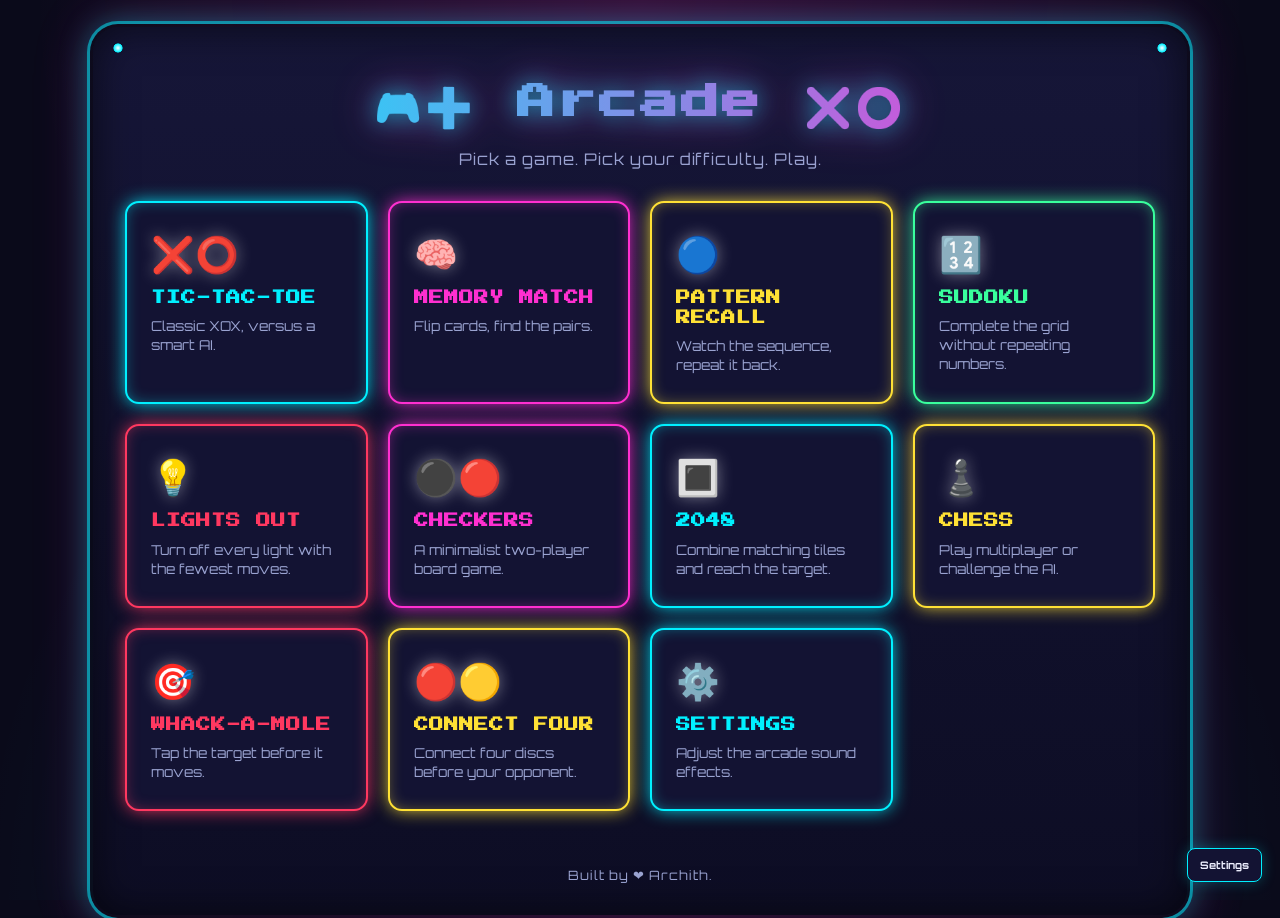
<file: index.html>
<!DOCTYPE html>
<html lang="en">
<head>
  <meta charset="UTF-8" />
  <meta name="viewport" content="width=device-width, initial-scale=1.0" />
  <title>Arcade Hub</title>

  <link rel="preconnect" href="https://fonts.googleapis.com" />
  <link href="https://fonts.googleapis.com/css2?family=Orbitron:wght@500;700;900&family=Press+Start+2P&display=swap" rel="stylesheet" />
  <link rel="icon" type="image/png" href="assests/icons/icons.png.png" />
  <link rel="stylesheet" href="css/main.css" />
  <script src="js/shared/sound.js"></script>
</head>
<body>
  <div class="cabinet">

  <header class="hub-header">
    <h1>🎮➕ Arcade ❌⭕</h1>
    <p class="subtitle">Pick a game. Pick your difficulty. Play.</p>
  </header>

  <main class="game-grid">

    <a class="game-card" href="games/tic-tac-toe/index.html" style="--card-color: var(--primary)">
      <span class="game-icon">❌⭕</span>
      <h2>Tic-Tac-Toe</h2>
      <p>Classic XOX, versus a smart AI.</p>
    </a>

    <a class="game-card" href="games/memory/index.html" style="--card-color: var(--secondary)">
      <span class="game-icon">🧠</span>
      <h2>Memory Match</h2>
      <p>Flip cards, find the pairs.</p>
    </a>

    <a class="game-card" href="games/pattern/index.html" style="--card-color: var(--warning)">
      <span class="game-icon">🔵</span>
      <h2>Pattern Recall</h2>
      <p>Watch the sequence, repeat it back.</p>
    </a>

    <a class="game-card" href="games/sudoku/index.html" style="--card-color: var(--success)">
      <span class="game-icon">🔢</span>
      <h2>Sudoku</h2>
      <p>Complete the grid without repeating numbers.</p>
    </a>

    <a class="game-card" href="games/lights-out/index.html" style="--card-color: var(--danger)">
      <span class="game-icon">💡</span>
      <h2>Lights Out</h2>
      <p>Turn off every light with the fewest moves.</p>
    </a>

    <a class="game-card" href="games/checkers/index.html" style="--card-color: var(--secondary)">
      <span class="game-icon">⚫🔴</span>
      <h2>Checkers</h2>
      <p>A minimalist two-player board game.</p>
    </a>

    <a class="game-card" href="games/2048/index.html" style="--card-color: var(--primary)">
      <span class="game-icon">🔳</span>
      <h2>2048</h2>
      <p>Combine matching tiles and reach the target.</p>
    </a>

    <a class="game-card" href="games/chess/index.html" style="--card-color: var(--warning)">
      <span class="game-icon">♟️</span>
      <h2>Chess</h2>
      <p>Play multiplayer or challenge the AI.</p>
    </a>

    <a class="game-card" href="games/whack-a-mole/index.html" style="--card-color: var(--danger)">
      <span class="game-icon">🎯</span>
      <h2>Whack-a-Mole</h2>
      <p>Tap the target before it moves.</p>
    </a>

    <a class="game-card" href="games/connect/index.html" style="--card-color: var(--warning)">
      <span class="game-icon">🔴🟡</span>
      <h2>Connect Four</h2>
      <p>Connect four discs before your opponent.</p>
    </a>

    <button class="game-card" type="button" style="--card-color: var(--primary)" onclick="ArcadeSound.openSettings()">
      <span class="game-icon">⚙️</span>
      <h2>Settings</h2>
      <p>Adjust the arcade sound effects.</p>
    </button>

  </main>

    <footer class="hub-footer">
    <p>Built by ❤ Archith.</p>
  </footer>

  </div>
</body>
</html>
</file>
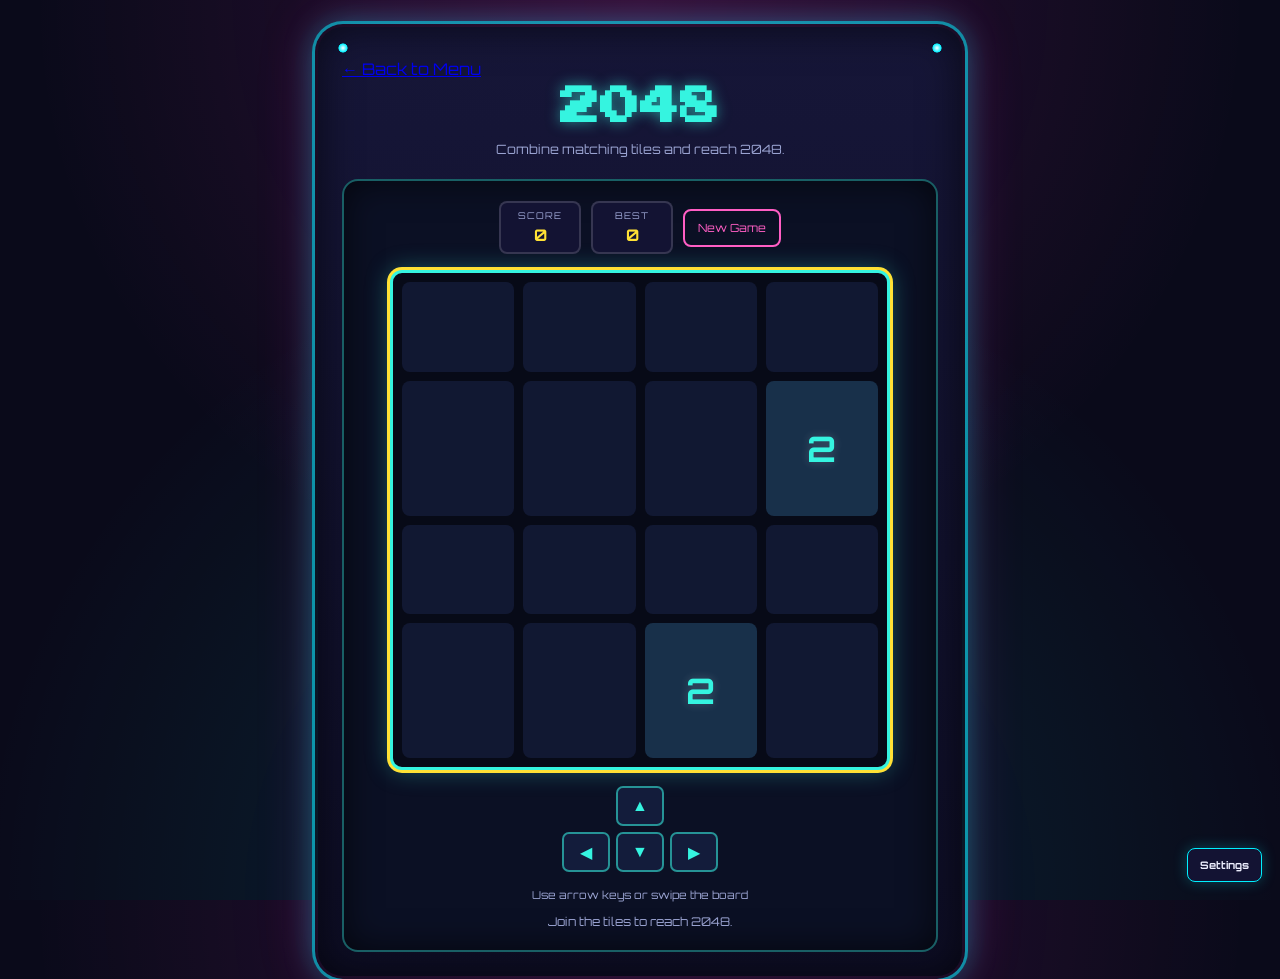
<file: games/2048/index.html>
<!DOCTYPE html>
<html lang="en">
<head>
  <meta charset="UTF-8" />
  <meta name="viewport" content="width=device-width, initial-scale=1.0" />
  <title>2048 | Arcade Hub</title>
  <link rel="preconnect" href="https://fonts.googleapis.com" />
  <link href="https://fonts.googleapis.com/css2?family=Orbitron:wght@500;700;900&family=Press+Start+2P&display=swap" rel="stylesheet" />
  <link rel="stylesheet" href="../../css/main.css" />
  <link rel="icon" type="image/png" href="../../assests/icons/icons.png.png" />
  <link rel="stylesheet" href="style.css" />
  <script src="../../js/shared/sound.js"></script>
</head>
<body>
  <main class="cabinet game-2048-cabinet">
    <a href="../../index.html" class="back-link">&larr; Back to Menu</a>

    <header class="game-header">
      <h1>2048</h1>
      <p class="subtitle">Combine matching tiles and reach 2048.</p>
    </header>

    <section class="game-panel" aria-label="2048 game">
      <div class="game-toolbar">
        <div class="score-box"><span>Score</span><strong id="score">0</strong></div>
        <div class="score-box"><span>Best</span><strong id="best">0</strong></div>
        <button id="newGame" class="new-game-btn" type="button">New Game</button>
      </div>

      <div id="board" class="board-2048" tabindex="0" aria-label="2048 board. Use arrow keys or swipe to move."></div>

      <div class="direction-controls" aria-label="2048 touch controls">
        <button class="direction-btn up" data-direction="up" type="button" aria-label="Move up">&#9650;</button>
        <button class="direction-btn" data-direction="left" type="button" aria-label="Move left">&#9664;</button>
        <button class="direction-btn" data-direction="down" type="button" aria-label="Move down">&#9660;</button>
        <button class="direction-btn" data-direction="right" type="button" aria-label="Move right">&#9654;</button>
      </div>

      <div class="controls-hint">Use arrow keys or swipe the board</div>
      <p id="status" class="status" aria-live="polite">Join the tiles to reach 2048.</p>
    </section>
  </main>
  <script src="game.js"></script>
</body>
</html>
</file>
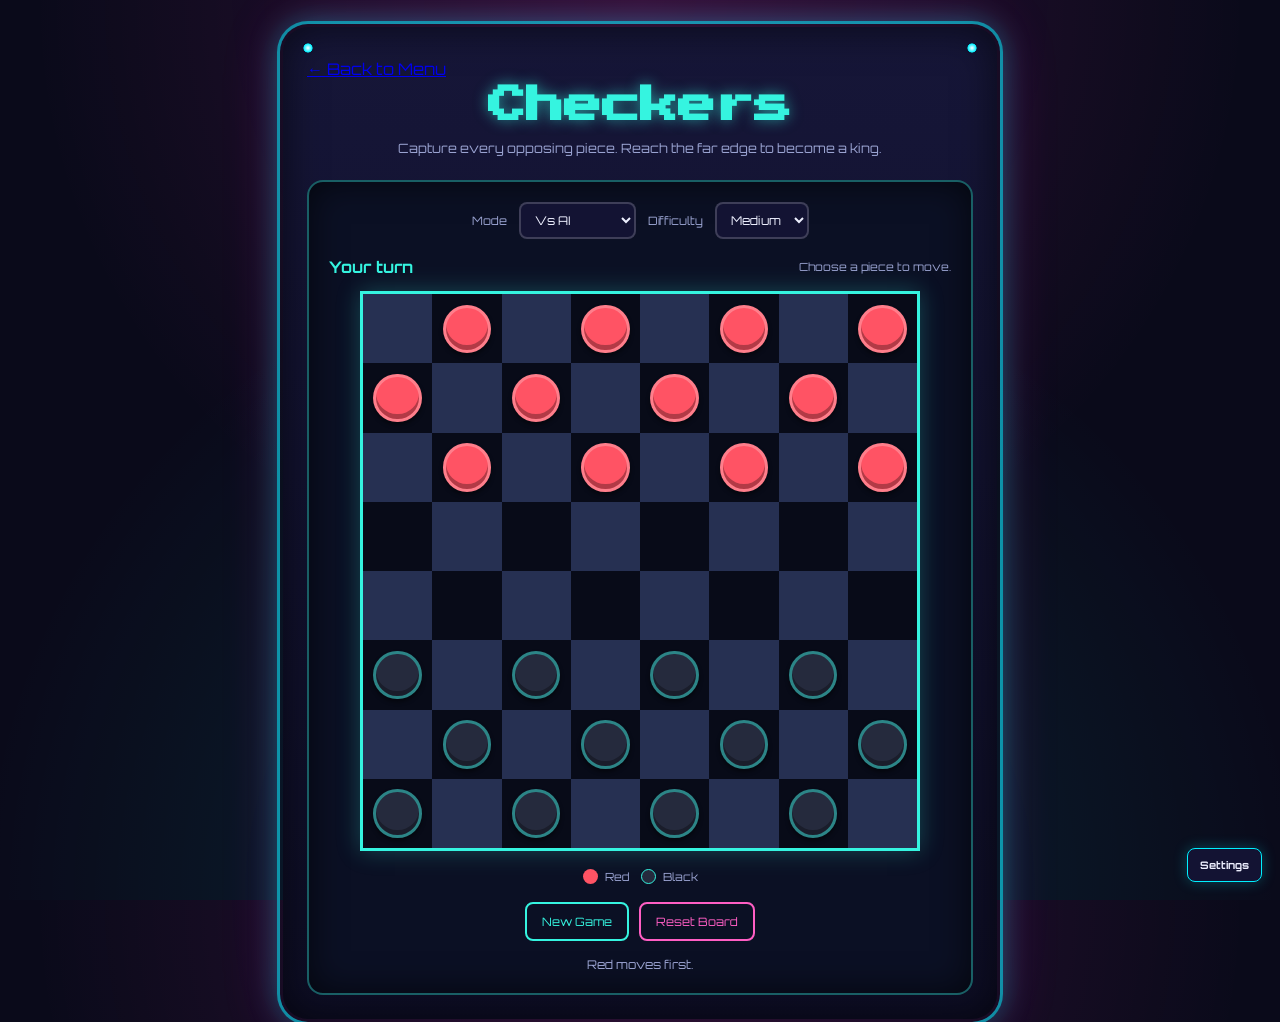
<file: games/checkers/index.html>
<!DOCTYPE html>
<html lang="en">
<head>
  <meta charset="UTF-8" />
  <meta name="viewport" content="width=device-width, initial-scale=1.0" />
  <title>Checkers | Arcade Hub</title>
  <link rel="preconnect" href="https://fonts.googleapis.com" />
  <link href="https://fonts.googleapis.com/css2?family=Orbitron:wght@500;700;900&family=Press+Start+2P&display=swap" rel="stylesheet" />
  <link rel="stylesheet" href="../../css/main.css" />
  <link rel="icon" type="image/png" href="../../assests/icons/icons.png.png" />
  <link rel="stylesheet" href="style.css" />
  <script src="../../js/shared/sound.js"></script>
</head>
<body>
  <main class="cabinet checkers-cabinet">
    <a href="../../index.html" class="back-link">&larr; Back to Menu</a>

    <header class="game-header">
      <h1>Checkers</h1>
      <p class="subtitle">Capture every opposing piece. Reach the far edge to become a king.</p>
    </header>

    <section class="checkers-panel" aria-label="Checkers game">
      <div class="setup-bar">
        <label for="mode">Mode</label>
        <select id="mode">
          <option value="ai" selected>Vs AI</option>
          <option value="multiplayer">Multiplayer</option>
        </select>
        <label for="difficulty">Difficulty</label>
        <select id="difficulty">
          <option value="easy">Easy</option>
          <option value="medium" selected>Medium</option>
          <option value="hard">Hard</option>
        </select>
      </div>

      <div class="game-info">
        <p id="turnStatus" class="turn-status">Your turn</p>
        <p id="captureStatus" class="capture-status">Select a piece to begin.</p>
      </div>

      <div id="board" class="checkers-board" role="grid" aria-label="Checkers board"></div>

      <div class="legend" aria-label="Player colors">
        <span><i class="legend-piece red-piece"></i> Red</span>
        <span><i class="legend-piece black-piece"></i> Black</span>
      </div>

      <div class="actions">
        <button id="newGame" class="action-btn" type="button">New Game</button>
        <button id="reset" class="action-btn secondary" type="button">Reset Board</button>
      </div>
      <p id="status" class="status" aria-live="polite">Your turn. Red moves first.</p>
    </section>
  </main>
  <script src="game.js"></script>
</body>
</html>
</file>
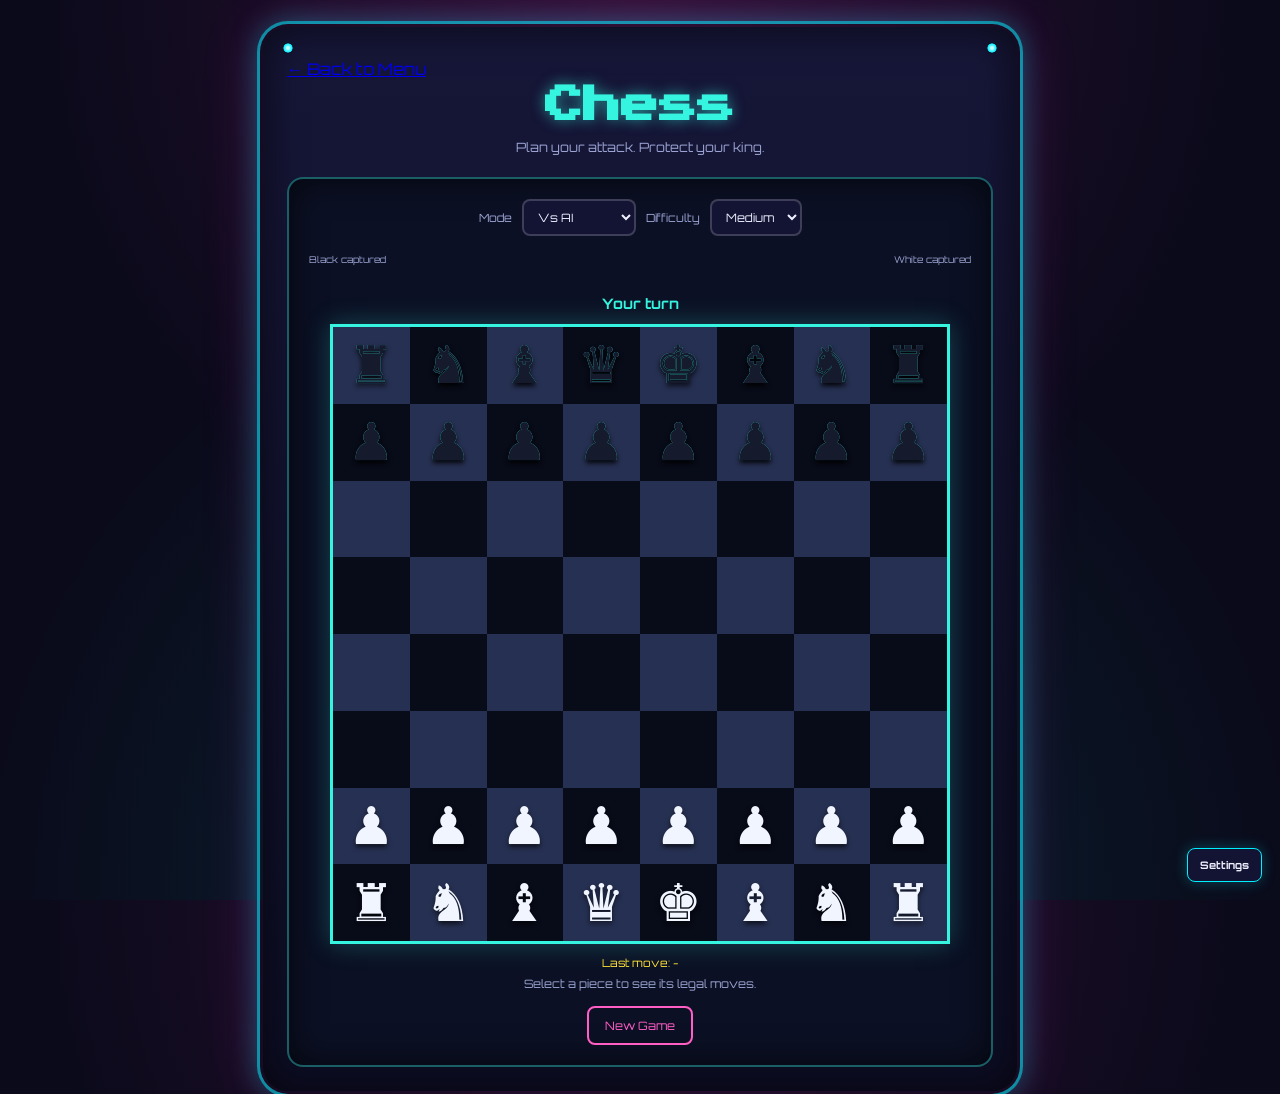
<file: games/chess/index.html>
<!DOCTYPE html>
<html lang="en">
<head>
  <meta charset="UTF-8" />
  <meta name="viewport" content="width=device-width, initial-scale=1.0" />
  <title>Chess | Arcade Hub</title>
  <link rel="preconnect" href="https://fonts.googleapis.com" />
  <link href="https://fonts.googleapis.com/css2?family=Orbitron:wght@500;700;900&family=Press+Start+2P&display=swap" rel="stylesheet" />
  <link rel="stylesheet" href="../../css/main.css" />
  <link rel="icon" type="image/png" href="../../assests/icons/icons.png.png" />
  <link rel="stylesheet" href="style.css" />
  <script src="../../js/shared/sound.js"></script>
</head>
<body>
  <main class="cabinet chess-cabinet">
    <a href="../../index.html" class="back-link">&larr; Back to Menu</a>

    <header class="game-header">
      <h1>Chess</h1>
      <p class="subtitle">Plan your attack. Protect your king.</p>
    </header>

    <section class="chess-panel" aria-label="Chess game">
      <div class="setup-bar">
        <label for="mode">Mode</label>
        <select id="mode">
          <option value="ai" selected>Vs AI</option>
          <option value="multiplayer">Multiplayer</option>
        </select>
        <label for="difficulty">Difficulty</label>
        <select id="difficulty">
          <option value="easy">Easy</option>
          <option value="medium" selected>Medium</option>
          <option value="hard">Hard</option>
        </select>
      </div>

      <div class="captured-row">
        <div><span class="captured-label">Black captured</span><span id="blackCaptured" class="captured-pieces"></span></div>
        <div><span class="captured-label">White captured</span><span id="whiteCaptured" class="captured-pieces"></span></div>
      </div>

      <p id="turnStatus" class="turn-status">Your turn</p>
      <div id="board" class="chess-board" role="grid" aria-label="Chess board"></div>
      <p id="moveStatus" class="move-status">Last move: -</p>
      <p id="status" class="status" aria-live="polite">Select a piece to see its legal moves.</p>

      <div class="actions">
        <button id="newGame" class="action-btn" type="button">New Game</button>
      </div>
    </section>
  </main>

  <dialog id="promotionDialog" class="promotion-dialog">
    <form method="dialog">
      <h2>Promote Pawn</h2>
      <p>Choose a piece:</p>
      <div id="promotionChoices" class="promotion-choices"></div>
    </form>
  </dialog>
  <script src="game.js"></script>
</body>
</html>
</file>
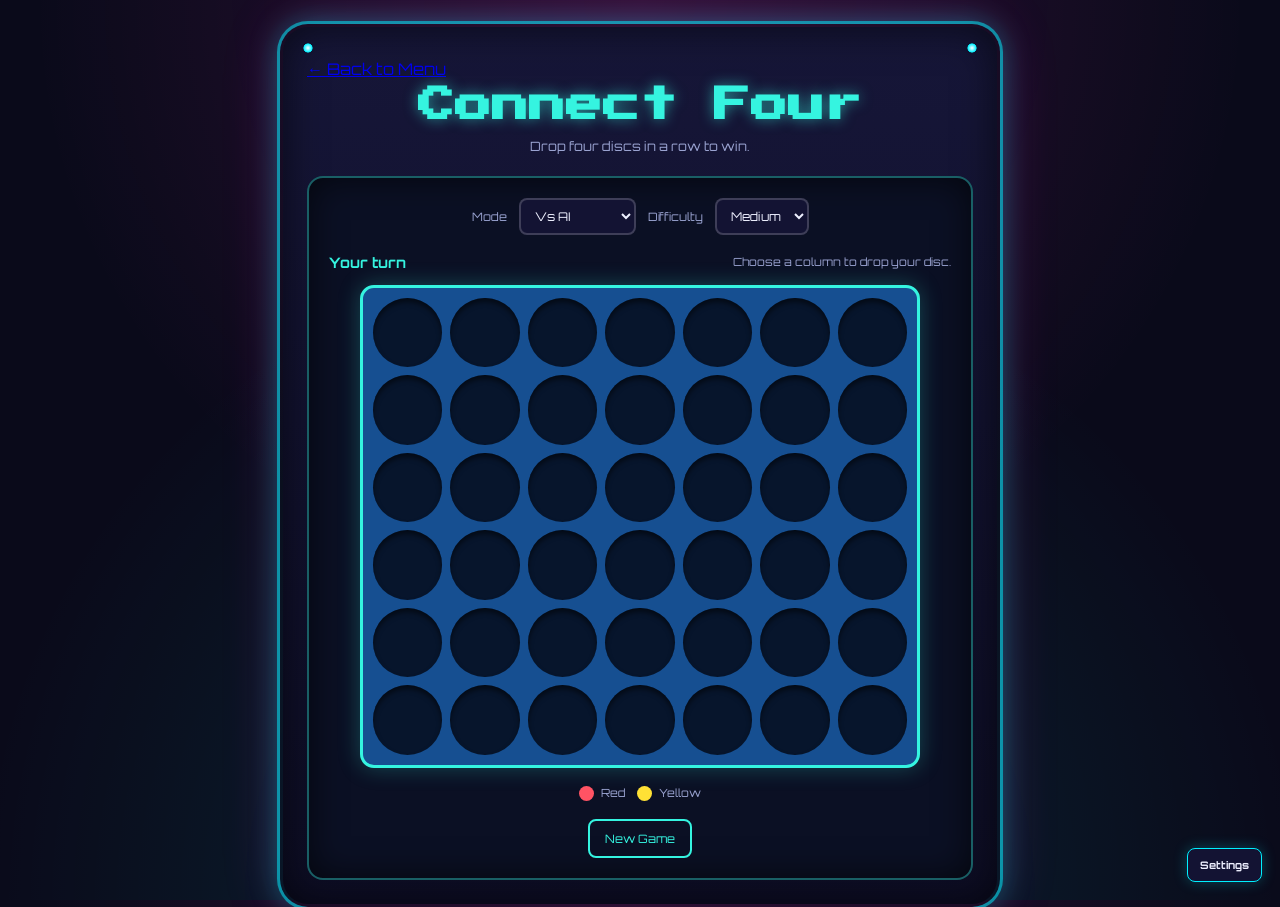
<file: games/connect/index.html>
<!DOCTYPE html>
<html lang="en">
<head>
  <meta charset="UTF-8" />
  <meta name="viewport" content="width=device-width, initial-scale=1.0" />
  <title>Connect Four | Arcade Hub</title>
  <link rel="preconnect" href="https://fonts.googleapis.com" />
  <link href="https://fonts.googleapis.com/css2?family=Orbitron:wght@500;700;900&family=Press+Start+2P&display=swap" rel="stylesheet" />
  <link rel="stylesheet" href="../../css/main.css" />
  <link rel="icon" type="image/png" href="../../assests/icons/icons.png.png" />
  <link rel="stylesheet" href="style.css" />
  <script src="../../js/shared/sound.js"></script>
</head>
<body>
  <main class="cabinet connect-cabinet">
    <a href="../../index.html" class="back-link">&larr; Back to Menu</a>

    <header class="game-header">
      <h1>Connect Four</h1>
      <p class="subtitle">Drop four discs in a row to win.</p>
    </header>

    <section class="connect-panel" aria-label="Connect Four game">
      <div class="setup-bar">
        <label for="mode">Mode</label>
        <select id="mode">
          <option value="ai" selected>Vs AI</option>
          <option value="multiplayer">Multiplayer</option>
        </select>
        <label for="difficulty">Difficulty</label>
        <select id="difficulty">
          <option value="easy">Easy</option>
          <option value="medium" selected>Medium</option>
          <option value="hard">Hard</option>
        </select>
      </div>

      <div class="game-info">
        <p id="turnStatus" class="turn-status">Your turn</p>
        <p id="status" class="status" aria-live="polite">Choose a column to drop your disc.</p>
      </div>

      <div id="board" class="connect-board" role="grid" aria-label="Connect Four board"></div>

      <div class="legend" aria-label="Player colors">
        <span><i class="legend-disc red-disc"></i> Red</span>
        <span><i class="legend-disc yellow-disc"></i> Yellow</span>
      </div>

      <button id="newGame" class="action-btn" type="button">New Game</button>
    </section>
  </main>
  <script src="game.js"></script>
</body>
</html>
</file>
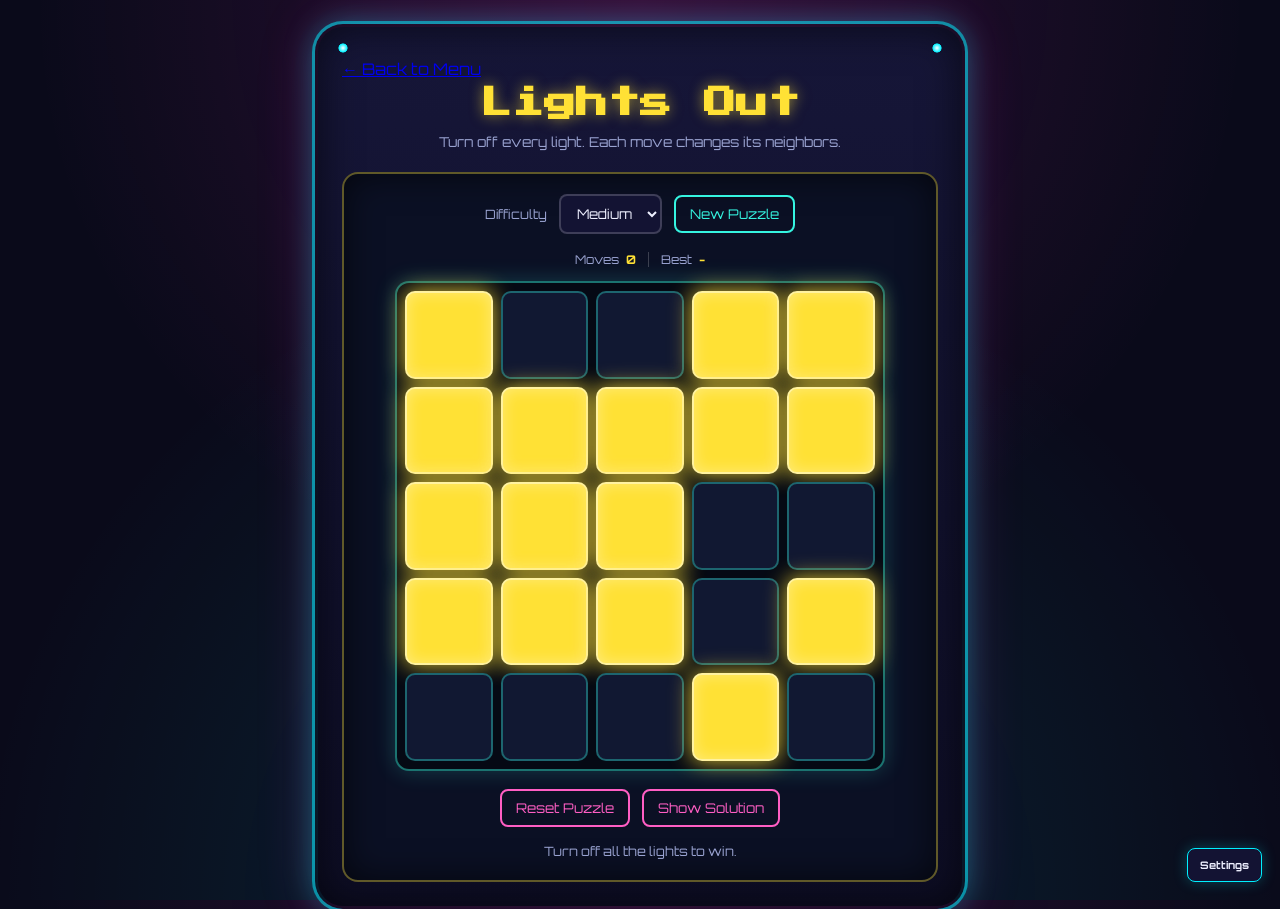
<file: games/lights-out/index.html>
<!DOCTYPE html>
<html lang="en">
<head>
  <meta charset="UTF-8" />
  <meta name="viewport" content="width=device-width, initial-scale=1.0" />
  <title>Lights Out | Arcade Hub</title>
  <link rel="preconnect" href="https://fonts.googleapis.com" />
  <link href="https://fonts.googleapis.com/css2?family=Orbitron:wght@500;700;900&family=Press+Start+2P&display=swap" rel="stylesheet" />
  <link rel="stylesheet" href="../../css/main.css" />
  <link rel="icon" type="image/png" href="../../assests/icons/icons.png.png" />
  <link rel="stylesheet" href="style.css" />
  <script src="../../js/shared/sound.js"></script>
</head>
<body>
  <main class="cabinet lights-cabinet">
    <a href="../../index.html" class="back-link">&larr; Back to Menu</a>

    <header class="game-header">
      <h1>Lights Out</h1>
      <p>Turn off every light. Each move changes its neighbors.</p>
    </header>

    <section class="lights-panel" aria-label="Lights Out game">
      <div class="toolbar">
        <label for="difficulty">Difficulty</label>
        <select id="difficulty">
          <option value="easy">Easy</option>
          <option value="medium" selected>Medium</option>
          <option value="hard">Hard</option>
        </select>
        <button id="newGame" class="primary-btn" type="button">New Puzzle</button>
      </div>

      <div class="stats" aria-live="polite">
        <span>Moves <strong id="moves">0</strong></span>
        <span>Best <strong id="best">-</strong></span>
      </div>

      <div id="board" class="lights-board" role="grid" aria-label="Lights Out board"></div>

      <div class="actions">
        <button id="reset" class="action-btn" type="button">Reset Puzzle</button>
        <button id="solve" class="action-btn" type="button">Show Solution</button>
      </div>
      <p id="status" class="status" aria-live="polite">Turn off all the lights to win.</p>
    </section>
  </main>
  <script src="game.js"></script>
</body>
</html>
</file>
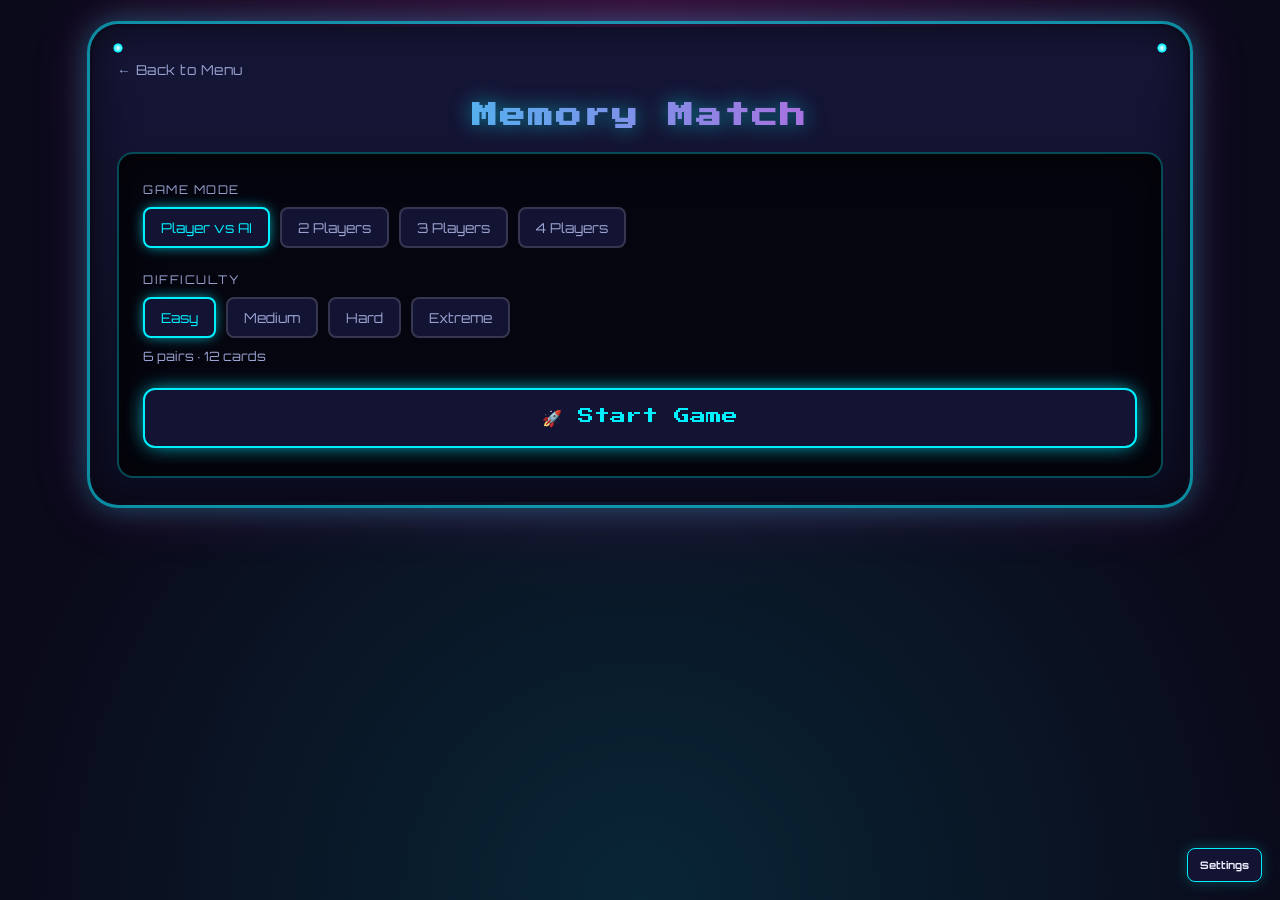
<file: games/memory/index.html>
<!DOCTYPE html>
<html lang="en">
<head>
  <meta charset="UTF-8" />
  <meta name="viewport" content="width=device-width, initial-scale=1.0" />
  <title>Memory Match — Game Hub</title>

  <link href="https://fonts.googleapis.com/css2?family=Orbitron:wght@500;700;900&family=Press+Start+2P&display=swap" rel="stylesheet" />
   <link rel="stylesheet" href="../../css/main.css" />
  <link rel="icon" type="image/png" href="../../assests/icons/icons.png.png" />
  
  <link rel="stylesheet" href="style.css" />
  <script src="../../js/shared/sound.js"></script>
</head>
<body>
  <div class="cabinet">

    <a href="../../index.html" class="back-link">&larr; Back to Menu</a>

    <header class="game-header">
      <h1>Memory Match</h1>
    </header>

    <!-- ===== SETUP SCREEN ===== -->
    <section id="setupScreen" class="screen-panel">

      <div class="setup-group">
        <p class="setup-label">Game Mode</p>
        <div class="option-row" id="modeRow">
          <button class="opt-btn active" data-mode="ai">Player vs AI</button>
          <button class="opt-btn" data-mode="2">2 Players</button>
          <button class="opt-btn" data-mode="3">3 Players</button>
          <button class="opt-btn" data-mode="4">4 Players</button>
        </div>
      </div>

      <div class="setup-group">
        <p class="setup-label">Difficulty</p>
        <div class="option-row" id="diffRow">
          <button class="opt-btn active" data-level="easy">Easy</button>
          <button class="opt-btn" data-level="medium">Medium</button>
          <button class="opt-btn" data-level="hard">Hard</button>
          <button class="opt-btn" data-level="extreme">Extreme</button>
        </div>
        <p class="setup-hint" id="diffHint">6 pairs · 12 cards</p>
      </div>

      <button id="startBtn" class="start-btn">🚀 Start Game</button>
    </section>

    <!-- ===== GAME SCREEN (hidden until Start is pressed) ===== -->
    <section id="gameScreen" class="screen-panel hidden">

      <div class="scoreboard" id="scoreboard"></div>

      <p class="turn-status" id="turnStatus">Your turn</p>

      <div class="memory-board" id="memoryBoard"></div>

      <div class="game-actions">
        <button id="newGameBtn" class="ghost-btn">New Game</button>
        <button id="settingsBtn" class="ghost-btn">Settings</button>
      </div>
    </section>

  </div>

  <script src="game.js"></script>
</body>
</html>
</file>
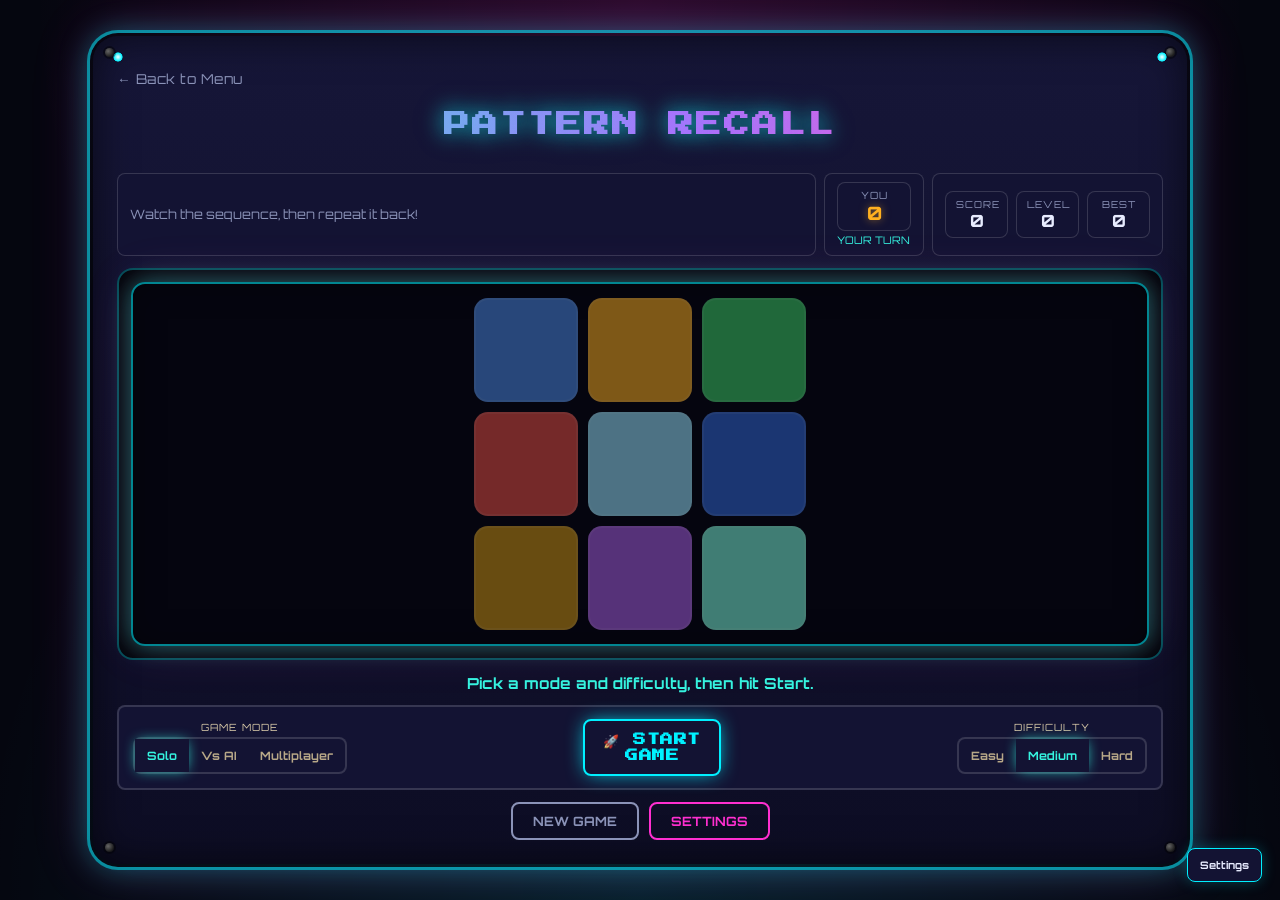
<file: games/pattern/index.html>
<!DOCTYPE html>
<html lang="en">
<head>
<meta charset="UTF-8">
<meta name="viewport" content="width=device-width, initial-scale=1.0">
<title>Pattern Recall | Arcade Hub</title>
<link rel="preconnect" href="https://fonts.googleapis.com">
<link href="https://fonts.googleapis.com/css2?family=Orbitron:wght@500;700;900&family=Press+Start+2P&display=swap" rel="stylesheet">
 <link rel="icon" type="image/png" href="../../assests/icons/icons.png.png" />
<link rel="stylesheet" href="../../css/main.css">
<script src="../../js/shared/sound.js"></script>
<style>
  :root {
    --bg: #05060f;
    --cyan: #35f4e0;
    --pink: #ff5ec4;
    --purple: #b565ff;
    --text: #e8ecff;
    --muted: #8b93b8;
    --metal-1: #2b2f3d;
    --metal-2: #14161f;
    --amber: #ffb020;
    --red: #ff4d5e;
    --blue: #3b82f6;
  }
  * { box-sizing: border-box; }
  html, body {
    margin: 0;
    min-height: 100vh;
    background: radial-gradient(circle at 50% 0%, #14182c 0%, var(--bg) 65%);
    color: var(--text);
    font-family: 'Segoe UI', system-ui, sans-serif;
  }
  body { display: flex; align-items: center; justify-content: center; padding: 20px 10px; }

  .cabinet {
    width: 100%;
    max-width: 620px;
    background: linear-gradient(160deg, var(--metal-1), var(--metal-2) 60%);
    border-radius: 26px;
    padding: 16px;
    position: relative;
    box-shadow: 0 20px 60px rgba(0,0,0,0.55), 0 0 40px rgba(53,244,224,0.06);
  }
  .bolt {
    position: absolute; width: 9px; height: 9px; border-radius: 50%;
    background: radial-gradient(circle at 35% 35%, #666, #1a1a1a 70%);
    box-shadow: 0 0 0 2px rgba(0,0,0,0.4);
  }
  .bolt.tl{top:12px;left:12px}.bolt.tr{top:12px;right:12px}
  .bolt.bl{bottom:12px;left:12px}.bolt.br{bottom:12px;right:12px}

  .header-screen {
    background: #05070d;
    border-radius: 14px;
    padding: 18px 16px 14px;
    text-align: center;
    border: 1px solid #1c2030;
    box-shadow: inset 0 0 24px rgba(0,0,0,0.8);
  }
  h1 {
    font-size: clamp(1.5rem, 6vw, 2.3rem);
    letter-spacing: 3px;
    margin: 0;
    font-weight: 900;
    background: linear-gradient(90deg, var(--cyan), var(--purple) 55%, var(--pink));
    -webkit-background-clip: text; background-clip: text; color: transparent;
    text-shadow: 0 0 24px rgba(53,244,224,0.3);
  }

  .info-bar {
    display: flex; gap: 8px; flex-wrap: wrap; justify-content: space-between;
    margin: 12px 0; align-items: stretch;
  }
  .panel {
    background: #0a0d18; border: 1px solid #232a4d; border-radius: 10px;
    padding: 8px 12px; font-size: 0.8rem; color: var(--muted); flex: 1 1 auto;
    display: flex; flex-direction: column; justify-content: center; min-width: 130px;
  }
  .panel.hint { flex: 1 1 180px; }
  .score-pair { display: flex; gap: 8px; }
  .score-box {
    background: #05070d; border: 1px solid #232a4d; border-radius: 8px;
    padding: 6px 12px; text-align: center; min-width: 74px;
  }
  .score-box .label { font-size: 0.62rem; letter-spacing: 1px; color: var(--muted); }
  .score-box .value { font-size: 1.15rem; font-weight: 800; }
  .score-box.you .value { color: var(--amber); text-shadow: 0 0 8px rgba(255,176,32,0.5); }
  .score-box.opp .value { color: var(--blue); text-shadow: 0 0 8px rgba(59,130,246,0.5); }
  .turn-tag { font-size: 0.65rem; color: var(--cyan); margin-top: 2px; }

  .stats-row { display: flex; gap: 8px; }
  .stat-box {
    background: #05070d; border: 1px solid #232a4d; border-radius: 8px;
    padding: 6px 10px; text-align: center; min-width: 58px; flex: 1;
  }
  .stat-box .label { font-size: 0.6rem; color: var(--muted); letter-spacing: 1px; }
  .stat-box .value { font-size: 1.05rem; font-weight: 800; color: var(--text); }

  .screen {
    background: #04060b; border-radius: 18px; padding: 22px;
    display: flex; justify-content: center;
    border: 1px solid #171b2b;
    box-shadow: inset 0 0 30px rgba(0,0,0,0.85);
    position: relative;
  }
  .screen::before {
    content: ""; position: absolute; inset: 8px; border-radius: 14px;
    border: 2px solid var(--cyan); box-shadow: 0 0 24px rgba(53,244,224,0.4), 0 0 50px rgba(255,94,196,0.15);
    pointer-events: none;
  }

  .grid {
    display: grid;
    grid-template-columns: repeat(3, minmax(78px, 104px));
    grid-template-rows: repeat(3, minmax(78px, 104px));
    gap: 10px;
    position: relative; z-index: 1;
  }
  .tile {
    border-radius: 14px;
    cursor: pointer;
    position: relative;
    transition: transform 0.08s, filter 0.15s, box-shadow 0.15s;
    box-shadow: inset 0 0 0 2px rgba(255,255,255,0.08);
    filter: brightness(0.55) saturate(0.8);
  }
  .tile:hover:not(.locked) { filter: brightness(0.75) saturate(0.9); }
  .tile.active {
    filter: brightness(1.3) saturate(1.2);
    box-shadow: 0 0 30px currentColor, inset 0 0 0 2px rgba(255,255,255,0.4);
    transform: scale(1.04);
  }
  .tile.wrong { filter: brightness(1.1) saturate(1.4) hue-rotate(0deg); box-shadow: 0 0 26px var(--red); }
  .t0 { background: #3b82f6; color: #3b82f6; }
  .t1 { background: #f59e0b; color: #f59e0b; }
  .t2 { background: #22c55e; color: #22c55e; }
  .t3 { background: #ef4444; color: #ef4444; }
  .t4 { background: #7dd3fc; color: #7dd3fc; }
  .t5 { background: #2563eb; color: #2563eb; }
  .t6 { background: #ca8a04; color: #ca8a04; }
  .t7 { background: #a855f7; color: #a855f7; }
  .t8 { background: #5eead4; color: #5eead4; }

  .status-line {
    text-align: center; margin: 14px 0 6px; font-weight: 700; font-size: 0.95rem;
    color: var(--cyan); min-height: 1.4em;
  }

  .control-bar {
    margin-top: 10px;
    background: linear-gradient(180deg, #3a2c1c, #241a10);
    border: 1px solid #4a3a24;
    border-radius: 12px;
    padding: 12px 14px;
    display: flex; flex-wrap: wrap; gap: 14px; justify-content: space-between; align-items: center;
  }
  .control-group { display: flex; flex-direction: column; gap: 4px; align-items: center; }
  .control-group .cg-label { font-size: 0.62rem; letter-spacing: 1px; color: #d8c9a8; }
  .pill-group { display: flex; background: #1a130a; border: 1px solid #4a3a24; border-radius: 999px; padding: 3px; gap: 2px; }
  .pill-group button {
    background: transparent; border: none; color: #b8a888; font-size: 0.72rem; font-weight: 700;
    padding: 6px 12px; border-radius: 999px; cursor: pointer; transition: 0.15s;
  }
  .pill-group button.active { background: linear-gradient(90deg, var(--cyan), #7ffcef); color: #04231f; }

  .start-btn {
    background: linear-gradient(180deg, #ff6b6b, #d43a4a);
    color: #fff; border: none; border-radius: 12px; font-weight: 900;
    padding: 12px 18px; cursor: pointer; font-size: 0.8rem; letter-spacing: 0.5px;
    box-shadow: 0 4px 0 #8f2632, 0 6px 14px rgba(0,0,0,0.4);
  }
  .start-btn:active { transform: translateY(2px); box-shadow: 0 2px 0 #8f2632; }
  .start-btn:disabled { opacity: 0.5; cursor: not-allowed; }

  .bottom-actions { display: flex; gap: 10px; justify-content: center; margin-top: 12px; }
  .action-btn {
    background: #0a0d18; border: 1px solid #333b5c; color: var(--cyan);
    padding: 9px 20px; border-radius: 999px; font-weight: 700; font-size: 0.8rem; cursor: pointer;
  }
  .action-btn.settings { color: var(--pink); }
  .action-btn:hover { filter: brightness(1.3); }

  /* Shared arcade styling */
  html, body {
    background:
      radial-gradient(circle at 50% 0%, rgba(255, 47, 208, 0.15), transparent 55%),
      radial-gradient(circle at 50% 100%, rgba(0, 240, 255, 0.12), transparent 60%),
      var(--bg);
    font-family: 'Orbitron', sans-serif;
  }
  body { padding: 24px 12px; }
  .cabinet {
    max-width: 1100px;
    background: linear-gradient(180deg, #161638 0%, #0d0d24 100%);
    border-radius: 28px;
    padding: 32px 24px 24px;
    border: 3px solid transparent;
    background-clip: padding-box;
    box-shadow:
      0 0 0 3px rgba(0, 240, 255, 0.5),
      0 0 30px rgba(0, 240, 255, 0.35),
      0 0 60px rgba(255, 47, 208, 0.2),
      inset 0 0 40px rgba(0, 0, 0, 0.6);
  }
  .back-link {
    display: inline-block;
    color: var(--muted);
    text-decoration: none;
    font-size: 0.85rem;
    letter-spacing: 0.5px;
    margin-bottom: 16px;
  }
  .back-link:hover { color: var(--cyan); }
  .header-screen {
    background: transparent;
    border: 0;
    box-shadow: none;
    padding: 8px 0 24px;
  }
  h1 {
    font-family: 'Press Start 2P', monospace;
    font-size: 1.6rem;
    letter-spacing: 2px;
    filter: drop-shadow(0 0 10px rgba(0, 240, 255, 0.5));
  }
  .panel, .score-box, .stat-box {
    background: var(--surface);
    border-color: rgba(255,255,255,0.15);
    border-radius: 8px;
  }
  .screen {
    background: #05050f;
    border: 2px solid rgba(0, 240, 255, 0.3);
    border-radius: 16px;
    padding: 28px 24px;
    box-shadow: inset 0 0 40px rgba(0, 0, 0, 0.7);
  }
  .screen::before {
    inset: 12px;
    border-color: rgba(0, 240, 255, 0.55);
  }
  .control-bar {
    background: var(--surface);
    border: 2px solid rgba(255,255,255,0.15);
    border-radius: 8px;
  }
  .cg-label, .score-box .label, .stat-box .label { font-family: 'Orbitron', sans-serif; }
  .pill-group {
    background: var(--surface);
    border: 2px solid rgba(255,255,255,0.15);
    border-radius: 8px;
    padding: 0;
    gap: 0;
  }
  .pill-group button {
    font-family: 'Orbitron', sans-serif;
    border-radius: 0;
    padding: 9px 12px;
  }
  .pill-group button.active {
    background: var(--surface);
    color: var(--cyan);
    box-shadow: 0 0 14px -3px var(--cyan);
  }
  .start-btn {
    font-family: 'Press Start 2P', monospace;
    background: transparent;
    color: var(--primary);
    border: 2px solid var(--primary);
    border-radius: 8px;
    box-shadow: 0 0 20px -4px var(--primary);
  }
  .action-btn {
    font-family: 'Orbitron', sans-serif;
    background: transparent;
    border: 2px solid var(--muted);
    border-radius: 8px;
    color: var(--muted);
  }
  .action-btn.settings { color: var(--secondary); border-color: var(--secondary); }

  @media (max-width: 460px) {
    .grid { grid-template-columns: repeat(3, 82px); grid-template-rows: repeat(3, 82px); }
  }
</style>
</head>
<body>

<div class="cabinet">
  <span class="bolt tl"></span><span class="bolt tr"></span>
  <span class="bolt bl"></span><span class="bolt br"></span>
  <a href="../../index.html" class="back-link">&larr; Back to Menu</a>

  <div class="header-screen">
    <h1>PATTERN RECALL</h1>
  </div>

  <div class="info-bar">
    <div class="panel hint" id="hintText">Watch the sequence, then repeat it back!</div>

    <div class="panel" style="min-width:auto; flex:0 0 auto;">
      <div class="score-pair">
        <div class="score-box you">
          <div class="label">YOU</div>
          <div class="value" id="youScore">0</div>
        </div>
        <div class="score-box opp" id="oppBox">
          <div class="label" id="oppLabel">AI</div>
          <div class="value" id="oppScore">0</div>
        </div>
      </div>
      <div class="turn-tag" id="turnTag">YOUR TURN</div>
    </div>

    <div class="panel" style="min-width:auto; flex:0 0 auto;">
      <div class="stats-row">
        <div class="stat-box"><div class="label">SCORE</div><div class="value" id="statScore">0</div></div>
        <div class="stat-box"><div class="label">LEVEL</div><div class="value" id="statLevel">0</div></div>
        <div class="stat-box"><div class="label">BEST</div><div class="value" id="statBest">0</div></div>
      </div>
    </div>
  </div>

  <div class="screen">
    <div class="grid" id="grid"></div>
  </div>

  <div class="status-line" id="statusLine">Pick a mode and difficulty, then hit Start.</div>

  <div class="control-bar">
    <div class="control-group">
      <div class="cg-label">GAME MODE</div>
      <div class="pill-group" id="modeGroup">
        <button data-mode="solo" class="active">Solo</button>
        <button data-mode="ai">Vs AI</button>
        <button data-mode="multi">Multiplayer</button>
      </div>
    </div>

    <button class="start-btn" id="startBtn">🚀 START<br>GAME</button>

    <div class="control-group">
      <div class="cg-label">DIFFICULTY</div>
      <div class="pill-group" id="diffGroup">
        <button data-diff="easy">Easy</button>
        <button data-diff="medium" class="active">Medium</button>
        <button data-diff="hard">Hard</button>
      </div>
    </div>
  </div>

  <div class="bottom-actions">
    <button class="action-btn" id="newGameBtn">NEW GAME</button>
    <button class="action-btn settings" id="settingsBtn">SETTINGS</button>
  </div>
</div>

<script>
(function () {
  const TILE_COUNT = 9;
  const DIFFICULTIES = {
    easy:   { flashMs: 750, gapMs: 320, startLen: 3, aiBaseChance: 0.93 },
    medium: { flashMs: 560, gapMs: 230, startLen: 3, aiBaseChance: 0.80 },
    hard:   { flashMs: 400, gapMs: 150, startLen: 4, aiBaseChance: 0.62 }
  };

  const grid = document.getElementById('grid');
  const hintText = document.getElementById('hintText');
  const youScoreEl = document.getElementById('youScore');
  const oppScoreEl = document.getElementById('oppScore');
  const oppLabelEl = document.getElementById('oppLabel');
  const oppBoxEl = document.getElementById('oppBox');
  const turnTag = document.getElementById('turnTag');
  const statScore = document.getElementById('statScore');
  const statLevel = document.getElementById('statLevel');
  const statBest = document.getElementById('statBest');
  const statusLine = document.getElementById('statusLine');
  const modeGroup = document.getElementById('modeGroup');
  const diffGroup = document.getElementById('diffGroup');
  const startBtn = document.getElementById('startBtn');
  const newGameBtn = document.getElementById('newGameBtn');
  const settingsBtn = document.getElementById('settingsBtn');

  let mode = 'solo';
  let difficulty = 'medium';
  let sequence = [];
  let level = 0;
  let score = 0;
  let youWins = 0;
  let oppWins = 0;
  let playing = false;
  let inputLock = true;
  let playerInputIndex = 0;
  let activePlayer = 1; // 1 = You, 2 = second human (multiplayer only)
  let best = Number(localStorage.getItem('patternRecallBest') || 0);

  statBest.textContent = best;

  // build tiles
  const tiles = [];
  for (let i = 0; i < TILE_COUNT; i++) {
    const t = document.createElement('div');
    t.className = `tile t${i} locked`;
    t.dataset.index = i;
    t.addEventListener('click', () => onTileClick(i));
    grid.appendChild(t);
    tiles.push(t);
  }

  function setLocked(locked) {
    tiles.forEach(t => t.classList.toggle('locked', locked));
  }

  function updateHUD() {
    youScoreEl.textContent = youWins;
    oppScoreEl.textContent = oppWins;
    statScore.textContent = score;
    statLevel.textContent = level;
    statBest.textContent = best;

    if (mode === 'solo') {
      oppBoxEl.style.display = 'none';
    } else {
      oppBoxEl.style.display = '';
      oppLabelEl.textContent = mode === 'ai' ? 'AI' : 'P2';
    }
  }

  function config() { return DIFFICULTIES[difficulty]; }

  modeGroup.addEventListener('click', (e) => {
    const btn = e.target.closest('button');
    if (!btn || playing) return;
    [...modeGroup.children].forEach(b => b.classList.remove('active'));
    btn.classList.add('active');
    mode = btn.dataset.mode;
    updateHUD();
    statusLine.textContent = "Pick a mode and difficulty, then hit Start.";
  });

  diffGroup.addEventListener('click', (e) => {
    const btn = e.target.closest('button');
    if (!btn || playing) return;
    [...diffGroup.children].forEach(b => b.classList.remove('active'));
    btn.classList.add('active');
    difficulty = btn.dataset.diff;
  });

  startBtn.addEventListener('click', startGame);
  newGameBtn.addEventListener('click', () => { endGame(false); startGame(); });
  settingsBtn.addEventListener('click', () => {
    statusLine.textContent = "Change mode/difficulty from the panel below, then Start Game.";
  });

  function startGame() {
    playing = true;
    startBtn.disabled = true;
    youWins = 0; oppWins = 0; score = 0;
    sequence = [];
    level = 0;
    activePlayer = 1;
    updateHUD();
    nextRound();
  }

  function endGame(showMsg = true) {
    playing = false;
    startBtn.disabled = false;
    inputLock = true;
    setLocked(true);
    if (showMsg) statusLine.textContent = `Game over — you reached level ${level}. Final: You ${youWins} · ${mode==='solo'?'':oppLabelEl.textContent+' '+oppWins}`;
  }

  function nextRound() {
    const cfg = config();
    const startLen = cfg.startLen;
    if (sequence.length === 0) {
      for (let i = 0; i < startLen; i++) sequence.push(Math.floor(Math.random() * TILE_COUNT));
    } else {
      sequence.push(Math.floor(Math.random() * TILE_COUNT));
    }
    level = sequence.length - startLen + 1;
    updateHUD();
    activePlayer = 1;
    turnTag.textContent = 'WATCH THE SEQUENCE';
    playSequence();
  }

  function playSequence() {
    inputLock = true;
    setLocked(true);
    const cfg = config();
    let i = 0;
    statusLine.textContent = `Level ${level} — memorize ${sequence.length} squares…`;
    const interval = setInterval(() => {
      if (i > 0) tiles[sequence[i - 1]].classList.remove('active');
      if (i >= sequence.length) {
        clearInterval(interval);
        setTimeout(beginPlayerTurn, 200);
        return;
      }
      tiles[sequence[i]].classList.add('active');
      ArcadeSound.play('light');
      i++;
    }, cfg.flashMs + cfg.gapMs);
  }

  function beginPlayerTurn() {
    playerInputIndex = 0;
    inputLock = false;
    setLocked(false);
    if (mode === 'multi' && activePlayer === 2) {
      turnTag.textContent = "PLAYER 2's TURN";
      statusLine.textContent = "Player 2: repeat the sequence!";
    } else {
      turnTag.textContent = 'YOUR TURN';
      statusLine.textContent = "Your turn — repeat the sequence!";
    }
  }

  function onTileClick(i) {
    if (inputLock || !playing) return;
    const expected = sequence[playerInputIndex];
    flashClick(i, i === expected);

    if (i !== expected) {
      handleTurnFail();
      return;
    }
    playerInputIndex++;
    if (playerInputIndex === sequence.length) {
      handleTurnSuccess();
    }
  }

  function flashClick(i, correct) {
    ArcadeSound.play(correct ? 'light' : 'error');
    tiles[i].classList.add(correct ? 'active' : 'wrong');
    setTimeout(() => tiles[i].classList.remove('active', 'wrong'), 220);
  }

  function handleTurnSuccess() {
    inputLock = true;
    setLocked(true);

    if (mode === 'solo') {
      score += level * 10;
      if (level > best) { best = level; localStorage.setItem('patternRecallBest', best); }
      updateHUD();
      statusLine.textContent = "Nice! Next round coming up…";
      ArcadeSound.play('success');
      setTimeout(nextRound, 700);
      return;
    }

    if (mode === 'multi' && activePlayer === 1) {
      // hand off to player 2 with the same sequence
      activePlayer = 2;
      setTimeout(beginPlayerTurn, 500);
      return;
    }

    // ai mode: after human succeeds, AI attempts
    if (mode === 'ai' && activePlayer === 1) {
      youWins++; // human cleared their attempt this round
      score += level * 10;
      if (level > best) { best = level; localStorage.setItem('patternRecallBest', best); }
      updateHUD();
      turnTag.textContent = "AI'S TURN";
      statusLine.textContent = "AI is attempting the sequence…";
      setTimeout(aiAttempt, 700);
      return;
    }

    // multi mode: player 2 also succeeded -> round fully cleared by both
    if (mode === 'multi' && activePlayer === 2) {
      youWins++; oppWins++; // both hold the round
      score += level * 10;
      if (level > best) { best = level; localStorage.setItem('patternRecallBest', best); }
      updateHUD();
      statusLine.textContent = "Both cleared it! Sequence grows…";
      setTimeout(nextRound, 700);
      return;
    }
  }

  function handleTurnFail() {
    inputLock = true;
    setLocked(true);

    if (mode === 'solo') {
      endGame(true);
      return;
    }

    if (mode === 'ai') {
      if (activePlayer === 1) {
        // human failed first — AI wins the round automatically
        oppWins++;
        updateHUD();
        endGame(true);
      }
      return;
    }

    if (mode === 'multi') {
      if (activePlayer === 1) {
        // player 1 failed, let player 2 try same sequence
        activePlayer = 2;
        statusLine.textContent = "Player 1 slipped! Player 2, your shot at the same sequence.";
        setTimeout(beginPlayerTurn, 700);
      } else {
        // player 2 failed too — round over
        endGame(true);
      }
      return;
    }
  }

  function aiAttempt() {
    const cfg = config();
    const chance = Math.max(0.3, cfg.aiBaseChance - level * 0.02);
    let i = 0;
    const willFailAt = (Math.random() < chance) ? -1 : Math.floor(Math.random() * sequence.length);

    const interval = setInterval(() => {
      if (i >= sequence.length) {
        clearInterval(interval);
        // AI succeeded fully
        oppWins++;
        updateHUD();
        statusLine.textContent = "AI matched it! Sequence grows…";
        setTimeout(nextRound, 700);
        return;
      }
      const correct = i !== willFailAt;
      flashClick(sequence[i], correct);
      if (!correct) {
        clearInterval(interval);
        youWins++; // AI messed up, point to you
        updateHUD();
        statusLine.textContent = "AI made a mistake — point to you!";
        setTimeout(nextRound, 900);
        return;
      }
      i++;
    }, config().flashMs + 150);
  }

  updateHUD();
})();
</script>
</body>
</html>
</file>
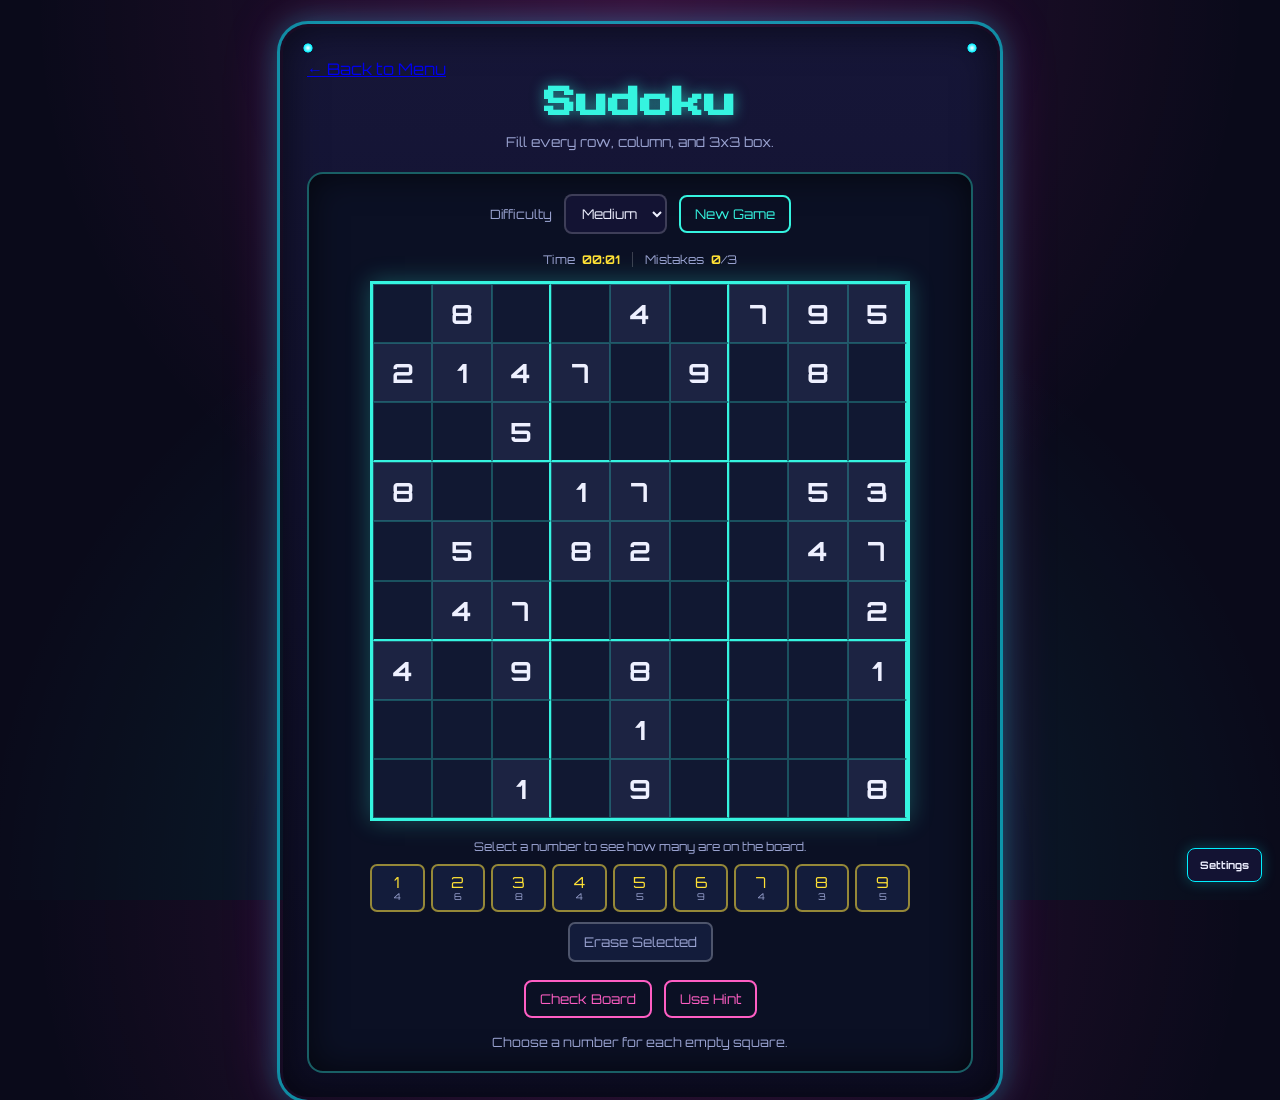
<file: games/sudoku/index.html>
<!DOCTYPE html>
<html lang="en">
<head>
  <meta charset="UTF-8" />
  <meta name="viewport" content="width=device-width, initial-scale=1.0" />
  <title>Sudoku | Arcade Hub</title>
  <link rel="preconnect" href="https://fonts.googleapis.com" />
  <link href="https://fonts.googleapis.com/css2?family=Orbitron:wght@500;700;900&family=Press+Start+2P&display=swap" rel="stylesheet" />
  <link rel="stylesheet" href="../../css/main.css" />
  <link rel="icon" type="image/png" href="../../assests/icons/icons.png.png" />
  <link rel="stylesheet" href="style.css" />
  <script src="../../js/shared/sound.js"></script>
</head>
<body>
  <main class="cabinet sudoku-cabinet">
    <a href="../../index.html" class="back-link">&larr; Back to Menu</a>

    <header class="game-header">
      <h1>Sudoku</h1>
      <p>Fill every row, column, and 3x3 box.</p>
    </header>

    <section class="sudoku-panel" aria-label="Sudoku game">
      <div class="toolbar">
        <label for="difficulty">Difficulty</label>
        <select id="difficulty">
          <option value="easy">Easy</option>
          <option value="medium" selected>Medium</option>
          <option value="hard">Hard</option>
        </select>
        <button id="newGame" class="primary-btn" type="button">New Game</button>
      </div>

      <div class="stats" aria-live="polite">
        <span>Time <strong id="timer">00:00</strong></span>
        <span>Mistakes <strong id="mistakes">0</strong>/3</span>
      </div>

      <div id="board" class="sudoku-board" role="grid" aria-label="Sudoku board"></div>

      <div class="number-panel">
        <p id="numberCount" class="number-count" aria-live="polite">Select a number to see how many are on the board.</p>
        <div id="numberPad" class="number-pad" aria-label="Choose a number"></div>
        <button id="erase" class="erase-btn" type="button">Erase Selected</button>
      </div>

      <div class="actions">
        <button id="check" class="action-btn" type="button">Check Board</button>
        <button id="hint" class="action-btn" type="button">Use Hint</button>
      </div>
      <p id="status" class="status" aria-live="polite">Choose a number for each empty square.</p>
    </section>
  </main>
  <script src="game.js"></script>
</body>
</html>
</file>
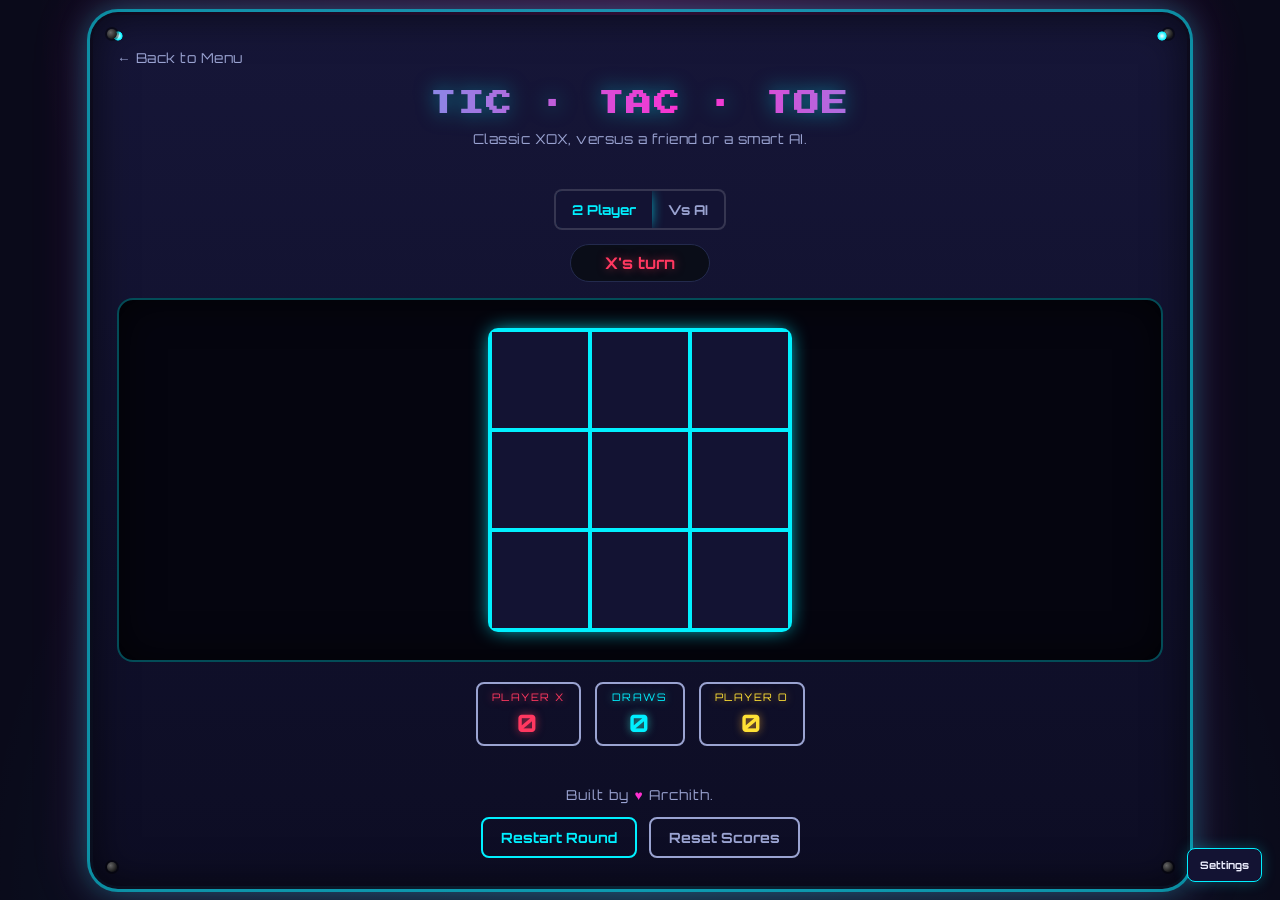
<file: games/tic-tac-toe/index.html>
<!DOCTYPE html>
<html lang="en">
<head>
<meta charset="UTF-8">
<meta name="viewport" content="width=device-width, initial-scale=1.0">
<title>Tic-Tac-Toe | Arcade Hub</title>
<link rel="preconnect" href="https://fonts.googleapis.com">
<link href="https://fonts.googleapis.com/css2?family=Orbitron:wght@500;700;900&family=Press+Start+2P&display=swap" rel="stylesheet">
<link rel="icon" type="image/png" href="../../assests/icons/icons.png.png" />
<link rel="stylesheet" href="../../css/main.css">
<script src="../../js/shared/sound.js"></script>
<style>
  :root {
    --bg: #0a0a1a;
    --panel: #131333;
    --cyan: #00f0ff;
    --red: #ff3860;
    --orange: #ffe135;
    --purple: #ff2fd0;
    --text: #eef0ff;
    --muted: #9aa3d1;
  }
  * { box-sizing: border-box; }
  html, body {
    margin: 0;
    min-height: 100vh;
    background:
      radial-gradient(circle at 50% 0%, rgba(255, 47, 208, 0.15), transparent 55%),
      radial-gradient(circle at 50% 100%, rgba(0, 240, 255, 0.12), transparent 60%),
      var(--bg);
    color: var(--text);
    font-family: 'Orbitron', sans-serif;
  }
  body {
    display: flex;
    align-items: center;
    justify-content: center;
    padding: 24px 12px;
  }

  /* ---------- CABINET SHELL ---------- */
  .cabinet {
    width: 100%;
    max-width: 1100px;
    background: linear-gradient(180deg, #161638 0%, #0d0d24 100%);
    border-radius: 28px;
    padding: 32px 24px 24px;
    border: 3px solid transparent;
    background-clip: padding-box;
    box-shadow:
      0 0 0 3px rgba(0, 240, 255, 0.5),
      0 0 30px rgba(0, 240, 255, 0.35),
      0 0 60px rgba(255, 47, 208, 0.2),
      inset 0 0 40px rgba(0, 0, 0, 0.6);
    position: relative;
  }
  .bolt {
    position: absolute;
    width: 10px;
    height: 10px;
    border-radius: 50%;
    background: radial-gradient(circle at 35% 35%, #666, #1a1a1a 70%);
    box-shadow: 0 0 0 2px rgba(0,0,0,0.4);
  }
  .bolt.tl { top: 14px; left: 14px; }
  .bolt.tr { top: 14px; right: 14px; }
  .bolt.bl { bottom: 14px; left: 14px; }
  .bolt.br { bottom: 14px; right: 14px; }

  .back-link {
    display: inline-block;
    color: var(--muted);
    text-decoration: none;
    font-size: 0.85rem;
    letter-spacing: 0.5px;
    margin-bottom: 16px;
  }
  .back-link:hover { color: var(--cyan); }

  .header-screen {
    background: transparent;
    border-radius: 0;
    padding: 8px 0 24px;
    text-align: center;
  }

  h1 {
    font-family: 'Press Start 2P', monospace;
    font-size: 1.6rem;
    letter-spacing: 2px;
    margin: 0;
    background: linear-gradient(90deg, var(--cyan), var(--purple) 55%, var(--cyan));
    -webkit-background-clip: text;
    background-clip: text;
    color: transparent;
    filter: drop-shadow(0 0 10px rgba(0, 240, 255, 0.5));
  }
  .subtitle { color: var(--muted); opacity: 1; margin: 14px 0 0; font-size: 0.85rem; letter-spacing: 0.5px; }

  /* ---------- CONTROLS ---------- */
  .controls {
    display: flex;
    gap: 12px;
    flex-wrap: wrap;
    justify-content: center;
    margin: 18px 0 14px;
  }
  .btn-group {
    display: flex;
    background: var(--panel);
    border: 2px solid rgba(255,255,255,0.15);
    border-radius: 8px;
    overflow: hidden;
  }
  .btn-group button {
    background: transparent;
    border: none;
    color: var(--muted);
    padding: 10px 16px;
    font-family: 'Orbitron', sans-serif;
    font-size: 0.85rem;
    font-weight: 700;
    cursor: pointer;
    transition: 0.2s;
  }
  .btn-group button.active {
    background: var(--panel);
    color: var(--cyan);
    box-shadow: 0 0 14px -3px var(--cyan);
  }
  .btn-group button:not(.active):hover { color: var(--text); }

  #difficultyWrap { display: none; }

  /* ---------- STATUS ---------- */
  .status-wrap { display: flex; justify-content: center; margin-bottom: 16px; }
  .status {
    font-size: 1rem;
    font-weight: 700;
    text-align: center;
    background: #0a0d18;
    border: 1px solid #232a4d;
    border-radius: 999px;
    padding: 8px 22px;
    min-width: 140px;
  }
  .status.x-turn { color: var(--red); text-shadow: 0 0 10px rgba(255,59,92,0.5); }
  .status.o-turn { color: var(--orange); text-shadow: 0 0 10px rgba(255,176,47,0.5); }
  .status.win { color: #43ffb0; text-shadow: 0 0 12px rgba(67,255,176,0.6); }
  .status.draw { color: var(--purple); text-shadow: 0 0 12px rgba(255,94,196,0.5); }

  /* ---------- SCREEN / BOARD ---------- */
  .screen {
    background: #05050f;
    border-radius: 16px;
    padding: 28px 24px;
    display: flex;
    justify-content: center;
    box-shadow: inset 0 0 40px rgba(0, 0, 0, 0.7);
    border: 2px solid rgba(0, 240, 255, 0.3);
  }

  .board {
    display: grid;
    grid-template-columns: repeat(3, minmax(70px, 96px));
    grid-template-rows: repeat(3, minmax(70px, 96px));
    gap: 4px;
    background: var(--cyan);
    padding: 4px;
    border-radius: 10px;
    box-shadow: 0 0 20px -4px var(--cyan);
  }
  .cell {
    background: var(--panel);
    display: flex;
    align-items: center;
    justify-content: center;
    font-size: 2.6rem;
    font-weight: 800;
    cursor: pointer;
    transition: background 0.15s, transform 0.1s;
    user-select: none;
  }
  .cell:hover:not(.filled):not(.locked) { background: #072019; }
  .cell.x { color: var(--red); text-shadow: 0 0 16px rgba(255,59,92,0.75); }
  .cell.o { color: var(--orange); text-shadow: 0 0 16px rgba(255,176,47,0.75); }
  .cell.win-cell { background: rgba(67,255,176,0.18); animation: pop 0.3s ease; }
  @keyframes pop { from { transform: scale(1.15); } to { transform: scale(1); } }

  /* ---------- SCOREBOARD (LED style) ---------- */
  .scoreboard {
    display: flex;
    gap: 14px;
    margin: 20px 6px 4px;
    justify-content: center;
    flex-wrap: wrap;
  }
  .score-item {
    text-align: center;
    background: transparent;
    border: 2px solid var(--muted);
    border-radius: 8px;
    padding: 6px 14px;
    min-width: 90px;
  }
  .score-label {
    font-size: 0.65rem;
    color: var(--muted);
    letter-spacing: 1.5px;
    margin-bottom: 4px;
  }
  .score-value {
    font-size: 1.5rem;
    font-weight: 800;
    font-variant-numeric: tabular-nums;
    letter-spacing: 2px;
  }
  .score-x .score-label, .score-x .score-value { color: var(--red); text-shadow: 0 0 8px rgba(255,59,92,0.6); }
  .score-d .score-label, .score-d .score-value { color: var(--cyan); text-shadow: 0 0 8px rgba(53,244,224,0.6); }
  .score-o .score-label, .score-o .score-value { color: var(--orange); text-shadow: 0 0 8px rgba(255,176,47,0.6); }

  .hub-footer {
    text-align: center;
    color: var(--muted);
    font-size: 0.85rem;
    margin: 16px 0 6px;
  }
  .hub-footer span { color: var(--purple); }

  /* ---------- ACTIONS ---------- */
  .actions { display: flex; gap: 12px; justify-content: center; padding-bottom: 4px; }
  .action-btn {
    font-family: 'Orbitron', sans-serif;
    background: transparent;
    color: var(--cyan);
    border: 2px solid var(--cyan);
    padding: 10px 18px;
    border-radius: 8px;
    font-weight: 700;
    cursor: pointer;
    font-size: 0.88rem;
    text-decoration: none;
    transition: transform 0.1s, box-shadow 0.2s;
  }
  .action-btn:hover { transform: translateY(-1px); box-shadow: 0 4px 18px rgba(53,244,224,0.4); }
  .action-btn.secondary {
    background: transparent;
    border: 2px solid var(--muted);
    color: var(--muted);
  }
  .action-btn.secondary:hover { color: var(--text); border-color: var(--text); }

  @media (max-width: 420px) {
    .board { grid-template-columns: repeat(3, 84px); grid-template-rows: repeat(3, 84px); }
    .cell { font-size: 2.2rem; }
  }
</style>
</head>
<body>

  <div class="cabinet">
    <span class="bolt tl"></span><span class="bolt tr"></span>
    <span class="bolt bl"></span><span class="bolt br"></span>
    <a href="../../index.html" class="back-link">&larr; Back to Menu</a>

    <div class="header-screen">
      <h1>TIC · TAC · TOE</h1>
      <p class="subtitle">Classic XOX, versus a friend or a smart AI.</p>
    </div>

    <div class="controls">
      <div class="btn-group" id="modeGroup">
        <button data-mode="pvp" class="active">2 Player</button>
        <button data-mode="ai">Vs AI</button>
      </div>
      <div class="btn-group" id="difficultyWrap">
        <button data-diff="easy">Easy</button>
        <button data-diff="medium" class="active">Medium</button>
        <button data-diff="hard">Hard</button>
      </div>
    </div>

    <div class="status-wrap">
      <div class="status x-turn" id="status">X's turn</div>
    </div>

    <div class="screen">
      <div class="board" id="board"></div>
    </div>

    <div class="scoreboard">
      <div class="score-item score-x">
        <div class="score-label">PLAYER X</div>
        <div class="score-value" id="scoreX">0</div>
      </div>
      <div class="score-item score-d">
        <div class="score-label">DRAWS</div>
        <div class="score-value" id="scoreD">0</div>
      </div>
      <div class="score-item score-o">
        <div class="score-label" id="oLabel">PLAYER O</div>
        <div class="score-value" id="scoreO">0</div>
      </div>
    </div>

    <p class="hub-footer">Built by <span>&hearts;</span> Archith.</p>

    <div class="actions">
      <button class="action-btn" id="restartBtn">Restart Round</button>
      <button class="action-btn secondary" id="resetScoreBtn">Reset Scores</button>
    </div>
  </div>

<script>
(function () {
  const boardEl = document.getElementById('board');
  const statusEl = document.getElementById('status');
  const modeGroup = document.getElementById('modeGroup');
  const difficultyWrap = document.getElementById('difficultyWrap');
  const restartBtn = document.getElementById('restartBtn');
  const resetScoreBtn = document.getElementById('resetScoreBtn');
  const scoreXEl = document.getElementById('scoreX');
  const scoreOEl = document.getElementById('scoreO');
  const scoreDEl = document.getElementById('scoreD');
  const oLabel = document.getElementById('oLabel');

  const WIN_LINES = [
    [0,1,2],[3,4,5],[6,7,8],
    [0,3,6],[1,4,7],[2,5,8],
    [0,4,8],[2,4,6]
  ];

  let board = Array(9).fill(null);
  let current = 'X';
  let mode = 'pvp';       // 'pvp' | 'ai'
  let difficulty = 'medium'; // 'easy' | 'medium' | 'hard'
  let gameOver = false;
  let scores = { X: 0, O: 0, D: 0 };

  // Human is always X, AI is always O in 'ai' mode.
  const AI_PLAYER = 'O';
  const HUMAN_PLAYER = 'X';

  function buildBoard() {
    boardEl.innerHTML = '';
    board.forEach((_, i) => {
      const cell = document.createElement('div');
      cell.className = 'cell';
      cell.dataset.index = i;
      cell.addEventListener('click', () => handleCellClick(i));
      boardEl.appendChild(cell);
    });
  }

  function render() {
    const cells = boardEl.children;
    for (let i = 0; i < 9; i++) {
      const cell = cells[i];
      cell.textContent = board[i] || '';
      cell.classList.remove('x', 'o', 'filled');
      if (board[i] === 'X') cell.classList.add('x', 'filled');
      if (board[i] === 'O') cell.classList.add('o', 'filled');
      cell.classList.toggle('locked', gameOver);
    }
  }

  function checkWinner(b) {
    for (const line of WIN_LINES) {
      const [a, c, d] = line;
      if (b[a] && b[a] === b[c] && b[a] === b[d]) {
        return { winner: b[a], line };
      }
    }
    if (b.every(v => v)) return { winner: 'draw', line: null };
    return null;
  }

  function setStatus(text, cls) {
    statusEl.textContent = text;
    statusEl.className = 'status ' + cls;
  }

  function updateTurnStatus() {
    if (mode === 'ai' && current === AI_PLAYER) {
      setStatus("AI is thinking…", 'o-turn');
    } else {
      setStatus(`${current}'s turn`, current === 'X' ? 'x-turn' : 'o-turn');
    }
  }

  function handleCellClick(i) {
    if (gameOver || board[i]) return;
    if (mode === 'ai' && current === AI_PLAYER) return; // block manual play for AI's turn

    playMove(i, current);

    const result = checkWinner(board);
    if (result) {
      finishGame(result);
      return;
    }

    current = current === 'X' ? 'O' : 'X';
    updateTurnStatus();
    render();

    if (mode === 'ai' && current === AI_PLAYER && !gameOver) {
      setTimeout(aiMove, 380);
    }
  }

  function playMove(i, player) {
    ArcadeSound.play('move');
    board[i] = player;
    render();
  }

  function finishGame(result) {
    gameOver = true;
    render();
    if (result.winner === 'draw') {
      ArcadeSound.play('error');
      setStatus("It's a draw!", 'draw');
      scores.D++;
      scoreDEl.textContent = scores.D;
    } else {
      ArcadeSound.play('success');
      highlightWin(result.line);
      const winnerLabel = (mode === 'ai' && result.winner === AI_PLAYER) ? 'AI' : result.winner;
      setStatus(`${winnerLabel} wins!`, 'win');
      scores[result.winner]++;
      if (result.winner === 'X') scoreXEl.textContent = scores.X;
      else scoreOEl.textContent = scores.O;
    }
  }

  function highlightWin(line) {
    if (!line) return;
    const cells = boardEl.children;
    line.forEach(i => cells[i].classList.add('win-cell'));
  }

  // ---------- AI LOGIC ----------
  function aiMove() {
    if (gameOver) return;
    let move;
    if (difficulty === 'easy') {
      move = randomMove();
    } else if (difficulty === 'medium') {
      // 60% optimal, 40% random for a "beatable but decent" feel
      move = Math.random() < 0.6 ? bestMove() : randomMove();
    } else {
      move = bestMove();
    }
    if (move === undefined || move === null) return;

    playMove(move, AI_PLAYER);
    const result = checkWinner(board);
    if (result) {
      finishGame(result);
      return;
    }
    current = HUMAN_PLAYER;
    updateTurnStatus();
    render();
  }

  function randomMove() {
    const available = board.map((v, i) => (v ? null : i)).filter(v => v !== null);
    return available[Math.floor(Math.random() * available.length)];
  }

  function bestMove() {
    let bestScore = -Infinity;
    let move = null;
    for (let i = 0; i < 9; i++) {
      if (!board[i]) {
        board[i] = AI_PLAYER;
        const score = minimax(board, 0, false);
        board[i] = null;
        if (score > bestScore) {
          bestScore = score;
          move = i;
        }
      }
    }
    return move;
  }

  function minimax(b, depth, isMaximizing) {
    const result = checkWinner(b);
    if (result) {
      if (result.winner === AI_PLAYER) return 10 - depth;
      if (result.winner === HUMAN_PLAYER) return depth - 10;
      return 0;
    }

    if (isMaximizing) {
      let best = -Infinity;
      for (let i = 0; i < 9; i++) {
        if (!b[i]) {
          b[i] = AI_PLAYER;
          best = Math.max(best, minimax(b, depth + 1, false));
          b[i] = null;
        }
      }
      return best;
    } else {
      let best = Infinity;
      for (let i = 0; i < 9; i++) {
        if (!b[i]) {
          b[i] = HUMAN_PLAYER;
          best = Math.min(best, minimax(b, depth + 1, true));
          b[i] = null;
        }
      }
      return best;
    }
  }

  // ---------- CONTROLS ----------
  modeGroup.addEventListener('click', (e) => {
    const btn = e.target.closest('button');
    if (!btn) return;
    [...modeGroup.children].forEach(b => b.classList.remove('active'));
    btn.classList.add('active');
    mode = btn.dataset.mode;
    difficultyWrap.style.display = mode === 'ai' ? 'flex' : 'none';
    oLabel.textContent = mode === 'ai' ? 'AI' : 'PLAYER O';
    resetRound();
  });

  difficultyWrap.addEventListener('click', (e) => {
    const btn = e.target.closest('button');
    if (!btn) return;
    [...difficultyWrap.children].forEach(b => b.classList.remove('active'));
    btn.classList.add('active');
    difficulty = btn.dataset.diff;
    resetRound();
  });

  restartBtn.addEventListener('click', resetRound);

  resetScoreBtn.addEventListener('click', () => {
    scores = { X: 0, O: 0, D: 0 };
    scoreXEl.textContent = 0;
    scoreOEl.textContent = 0;
    scoreDEl.textContent = 0;
    resetRound();
  });

  function resetRound() {
    board = Array(9).fill(null);
    current = 'X';
    gameOver = false;
    render();
    updateTurnStatus();
  }

  // init
  buildBoard();
  render();
  updateTurnStatus();
})();
</script>
</body>
</html>
</file>
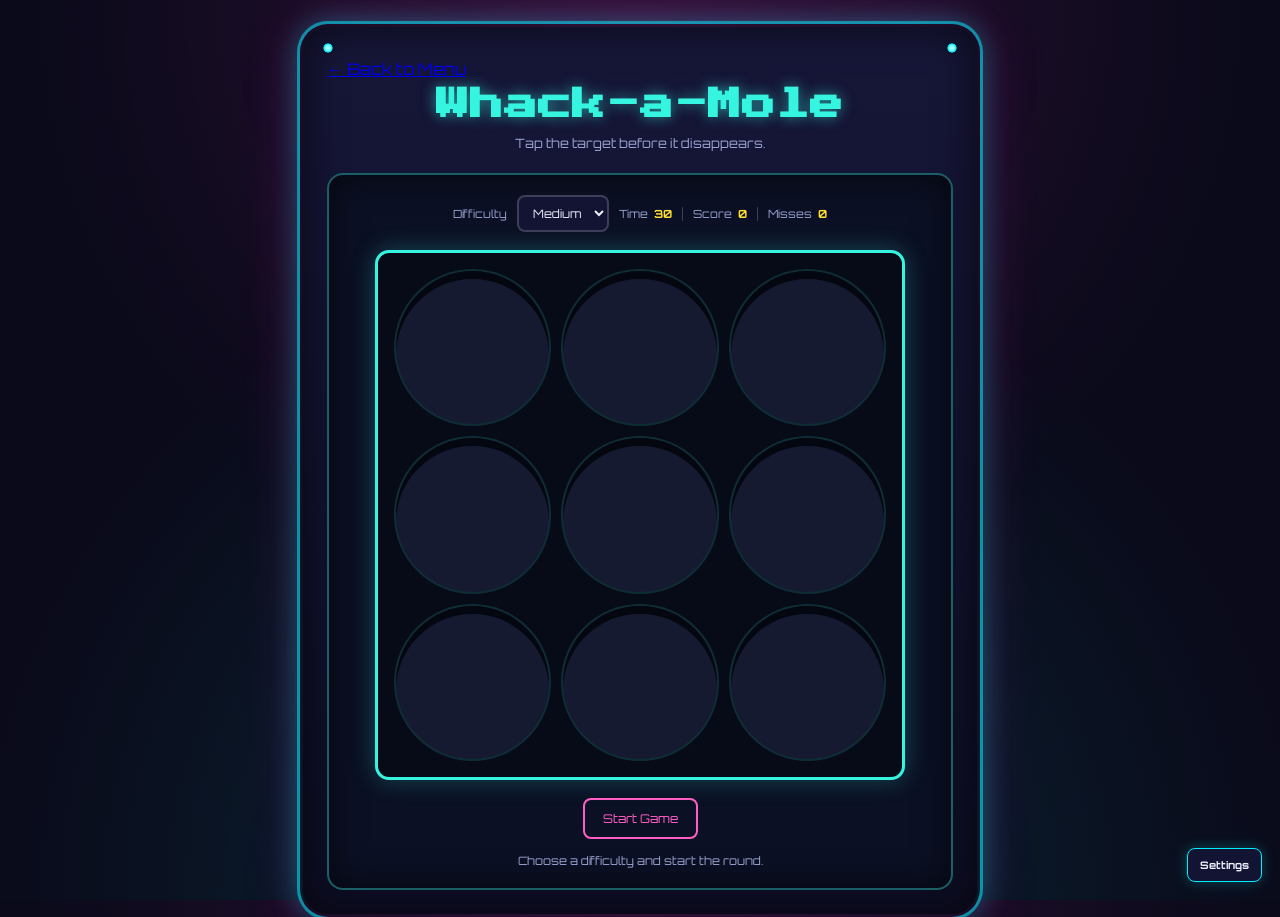
<file: games/whack-a-mole/index.html>
<!DOCTYPE html>
<html lang="en">
<head>
  <meta charset="UTF-8" />
  <meta name="viewport" content="width=device-width, initial-scale=1.0" />
  <title>Whack-a-Mole | Arcade Hub</title>
  <link rel="preconnect" href="https://fonts.googleapis.com" />
  <link href="https://fonts.googleapis.com/css2?family=Orbitron:wght@500;700;900&family=Press+Start+2P&display=swap" rel="stylesheet" />
  <link rel="stylesheet" href="../../css/main.css" />
  <link rel="icon" type="image/png" href="../../assests/icons/icons.png.png" />
  <link rel="stylesheet" href="style.css" />
  <script src="../../js/shared/sound.js"></script>
</head>
<body>
  <main class="cabinet mole-cabinet">
    <a href="../../index.html" class="back-link">&larr; Back to Menu</a>

    <header class="game-header">
      <h1>Whack-a-Mole</h1>
      <p class="subtitle">Tap the target before it disappears.</p>
    </header>

    <section class="mole-panel" aria-label="Whack-a-Mole game">
      <div class="setup-bar">
        <label for="difficulty">Difficulty</label>
        <select id="difficulty">
          <option value="easy">Easy</option>
          <option value="medium" selected>Medium</option>
          <option value="hard">Hard</option>
        </select>
        <span>Time <strong id="time">30</strong></span>
        <span>Score <strong id="score">0</strong></span>
        <span>Misses <strong id="misses">0</strong></span>
      </div>

      <div id="holes" class="holes" aria-label="Whack-a-Mole target holes"></div>

      <button id="start" class="start-btn" type="button">Start Game</button>
      <p id="status" class="status" aria-live="polite">Choose a difficulty and start the round.</p>
    </section>
  </main>
  <script src="game.js"></script>
</body>
</html>
</file>
<file: css/main.css>
/* =========================================
   DESIGN SYSTEM — neon arcade cabinet theme
   ========================================= */
:root {
  --bg: #0a0a1a;
  --surface: #131333;
  --text: #eef0ff;
  --text-muted: #9aa3d1;

  --primary: #00f0ff;
  --secondary: #ff2fd0;
  --success: #39ff9d;
  --warning: #ffe135;
  --danger: #ff3860;

  --radius: 14px;
}

* {
  box-sizing: border-box;
  margin: 0;
  padding: 0;
}

html, body {
  height: 100%;
}

body {
  font-family: 'Orbitron', sans-serif;
  color: var(--text);
  min-height: 100vh;
  padding: 24px;

  /* retro grid floor + starfield glow */
  background:
    radial-gradient(circle at 50% 0%, rgba(255, 47, 208, 0.15), transparent 55%),
    radial-gradient(circle at 50% 100%, rgba(0, 240, 255, 0.12), transparent 60%),
    var(--bg);
}

/* =========================================
   ARCADE CABINET FRAME
   wraps the whole page's content
   ========================================= */
.cabinet {
  max-width: 1100px;
  margin: 0 auto;
  border-radius: 28px;
  padding: 32px 24px 24px;
  position: relative;

  background: linear-gradient(180deg, #161638 0%, #0d0d24 100%);
  border: 3px solid transparent;
  background-clip: padding-box;
  box-shadow:
    0 0 0 3px rgba(0, 240, 255, 0.5),
    0 0 30px rgba(0, 240, 255, 0.35),
    0 0 60px rgba(255, 47, 208, 0.2),
    inset 0 0 40px rgba(0, 0, 0, 0.6);
}

/* corner "bolts" */
.cabinet::before,
.cabinet::after {
  content: "";
  position: absolute;
  width: 10px;
  height: 10px;
  border-radius: 50%;
  background: radial-gradient(circle, #fff 0%, var(--primary) 60%, transparent 70%);
  top: 16px;
}
.cabinet::before { left: 20px; }
.cabinet::after   { right: 20px; }

/* =========================================
   HUB HEADER
   ========================================= */
.hub-header {
  text-align: center;
  padding: 24px 24px 32px;
}

.hub-header h1 {
  font-family: 'Press Start 2P', monospace;
  font-size: 2.4rem;
  letter-spacing: 3px;
  background: linear-gradient(90deg, var(--primary), var(--secondary));
  -webkit-background-clip: text;
  background-clip: text;
  color: transparent;
  filter: drop-shadow(0 0 12px rgba(0, 240, 255, 0.6))
          drop-shadow(0 0 20px rgba(255, 47, 208, 0.4));
}

.hub-header .subtitle {
  margin-top: 18px;
  color: var(--text-muted);
  font-size: 1rem;
  letter-spacing: 1px;
}

/* =========================================
   GAME CARD GRID
   ========================================= */
.game-grid {
  display: grid;
  grid-template-columns: repeat(auto-fit, minmax(240px, 1fr));
  gap: 20px;
  padding: 0 8px 32px;
}

.game-card {
  background: var(--surface);
  border: 2px solid var(--card-color, var(--primary));
  border-radius: var(--radius);
  padding: 28px 24px;
  text-decoration: none;
  color: var(--text);
  display: flex;
  flex-direction: column;
  gap: 8px;
  font: inherit;
  text-align: left;
  cursor: pointer;
  box-shadow:
    0 0 18px -2px var(--card-color, var(--primary)),
    inset 0 0 20px -10px var(--card-color, var(--primary));
  transition: transform 0.15s ease, box-shadow 0.15s ease;
}

.game-card:hover {
  transform: translateY(-4px);
  box-shadow:
    0 0 32px 0px var(--card-color, var(--primary)),
    inset 0 0 24px -8px var(--card-color, var(--primary));
}

.game-icon {
  font-size: 2.2rem;
  margin-bottom: 4px;
  filter: drop-shadow(0 0 8px rgba(255, 255, 255, 0.4));
}

.game-card h2 {
  font-family: 'Press Start 2P', monospace;
  font-size: 0.9rem;
  letter-spacing: 1px;
  color: var(--card-color, var(--primary));
  text-transform: uppercase;
  line-height: 1.4;
}

.game-card p {
  color: var(--text-muted);
  font-size: 0.85rem;
  line-height: 1.4;
}

/* =========================================
   FOOTER
   ========================================= */
.hub-footer {
  text-align: center;
  padding: 24px 0 8px;
  color: var(--text-muted);
  font-size: 0.8rem;
  letter-spacing: 1px;
}

/* Shared sound controls */
.sound-settings-trigger {
  position: fixed;
  right: 18px;
  bottom: 18px;
  z-index: 20;
  background: var(--surface);
  color: var(--text);
  border: 1px solid var(--primary);
  border-radius: 8px;
  padding: 9px 12px;
  font: 700 .65rem 'Orbitron', sans-serif;
  cursor: pointer;
  box-shadow: 0 0 14px rgba(0, 240, 255, .25);
}

.sound-settings {
  position: fixed;
  right: 18px;
  bottom: 62px;
  z-index: 21;
  width: min(280px, calc(100vw - 36px));
  padding: 16px;
  color: var(--text);
  background: rgba(19, 19, 51, .97);
  border: 1px solid var(--primary);
  border-radius: 10px;
  box-shadow: 0 8px 28px rgba(0, 0, 0, .4), 0 0 18px rgba(0, 240, 255, .2);
  opacity: 0;
  pointer-events: none;
  transform: translateY(8px);
  transition: opacity .18s ease, transform .18s ease;
}

.sound-settings.open { opacity: 1; pointer-events: auto; transform: translateY(0); }
.sound-settings-heading { display: flex; justify-content: space-between; align-items: center; margin-bottom: 14px; color: var(--primary); text-transform: uppercase; letter-spacing: 1px; }
.sound-settings-close { background: none; border: 0; color: var(--text-muted); font-size: 1.3rem; cursor: pointer; }
.sound-settings label { display: flex; justify-content: space-between; color: var(--text-muted); font-size: .72rem; margin-bottom: 10px; }
.sound-settings output { color: var(--text); }
.sound-settings input { width: 100%; accent-color: var(--primary); cursor: pointer; }

/* =========================================
   RESPONSIVE
   ========================================= */
@media (max-width: 480px) {
  .hub-header h1 {
    font-size: 1.5rem;
  }
  .cabinet {
    padding: 24px 16px 16px;
  }
}
</file>
<file: games/2048/style.css>
:root {
  --game-cyan: #35f4e0;
  --game-pink: #ff5ec4;
  --game-yellow: #ffe135;
  --game-panel: #0b1024;
  --tile-empty: #111832;
}

.game-2048-cabinet { max-width: 650px; }
.game-header { text-align: center; padding: 8px 0 22px; }
.game-header h1 {
  font-family: 'Press Start 2P', monospace;
  font-size: clamp(1.6rem, 7vw, 2.5rem);
  color: var(--game-cyan);
  text-shadow: 0 0 14px rgba(53, 244, 224, 0.55);
}
.subtitle { color: var(--text-muted); margin-top: 14px; font-size: 0.8rem; }

.game-panel {
  background: var(--game-panel);
  border: 2px solid rgba(53, 244, 224, 0.35);
  border-radius: 16px;
  padding: 20px;
  box-shadow: inset 0 0 35px rgba(0, 0, 0, 0.65);
}
.game-toolbar { display: flex; justify-content: center; align-items: center; gap: 10px; flex-wrap: wrap; margin-bottom: 16px; }
.score-box {
  min-width: 82px;
  padding: 7px 10px;
  text-align: center;
  background: #131333;
  border: 2px solid rgba(255, 255, 255, 0.15);
  border-radius: 8px;
}
.score-box span { display: block; color: var(--text-muted); font-size: 0.58rem; text-transform: uppercase; letter-spacing: 1px; }
.score-box strong { display: block; color: var(--game-yellow); font-size: 1rem; margin-top: 4px; }
.new-game-btn {
  background: transparent;
  color: var(--game-pink);
  border: 2px solid var(--game-pink);
  border-radius: 8px;
  padding: 10px 13px;
  font: 0.7rem 'Orbitron', sans-serif;
  cursor: pointer;
}
.new-game-btn:hover { background: rgba(255, 94, 196, 0.1); box-shadow: 0 0 14px rgba(255, 94, 196, 0.35); }

.board-2048 {
  width: min(100%, 500px);
  aspect-ratio: 1;
  margin: 0 auto;
  padding: 9px;
  display: grid;
  grid-template-columns: repeat(4, 1fr);
  gap: 9px;
  background: #070a17;
  border: 3px solid var(--game-cyan);
  border-radius: 12px;
  box-shadow: 0 0 24px rgba(53, 244, 224, 0.25);
  outline: none;
  touch-action: none;
  user-select: none;
}
.board-2048:focus { box-shadow: 0 0 0 3px var(--game-yellow), 0 0 24px rgba(53, 244, 224, 0.35); }
.direction-controls {
  display: grid;
  grid-template-columns: repeat(3, 48px);
  grid-template-areas: '. up .' 'left down right';
  justify-content: center;
  gap: 6px;
  margin-top: 16px;
}
.direction-btn {
  width: 48px;
  height: 40px;
  background: #131c3b;
  color: var(--game-cyan);
  border: 2px solid rgba(53, 244, 224, 0.55);
  border-radius: 7px;
  font-size: 1rem;
  cursor: pointer;
  touch-action: manipulation;
}
.direction-btn:hover, .direction-btn:active { background: var(--game-cyan); color: #10152b; }
.direction-btn.up { grid-area: up; }
.direction-btn[data-direction='left'] { grid-area: left; }
.direction-btn[data-direction='down'] { grid-area: down; }
.direction-btn[data-direction='right'] { grid-area: right; }
.tile {
  display: grid;
  place-items: center;
  min-width: 0;
  border-radius: 8px;
  background: var(--tile-empty);
  color: var(--text);
  font: 700 clamp(1rem, 7vw, 2.2rem) 'Orbitron', sans-serif;
  text-shadow: 0 0 10px rgba(255, 255, 255, 0.2);
}
.tile.value-2 { background: #18304a; color: var(--game-cyan); }
.tile.value-4 { background: #263a58; color: #8ffaf0; }
.tile.value-8 { background: #513255; color: var(--game-pink); }
.tile.value-16 { background: #713052; color: #ff9cda; }
.tile.value-32 { background: #77323e; color: #ff9c9c; }
.tile.value-64 { background: #9b3637; color: #fff0a5; }
.tile.value-128 { background: #8e7029; color: #fff4a8; font-size: clamp(0.85rem, 6vw, 1.8rem); }
.tile.value-256 { background: #a58a24; color: #fff8c7; font-size: clamp(0.85rem, 6vw, 1.8rem); }
.tile.value-512 { background: #b06b27; color: #fff8c7; font-size: clamp(0.85rem, 6vw, 1.8rem); }
.tile.value-1024, .tile.value-2048 { background: var(--game-yellow); color: #19162b; font-size: clamp(0.7rem, 5vw, 1.45rem); box-shadow: 0 0 18px rgba(255, 225, 53, 0.7); }
.controls-hint { color: var(--text-muted); text-align: center; font-size: 0.68rem; margin-top: 16px; }
.status { min-height: 1.3em; color: var(--text-muted); text-align: center; margin-top: 12px; font-size: 0.75rem; }
.status.success { color: var(--game-yellow); }
.status.error { color: var(--danger); }

@media (max-width: 480px) {
  body { padding: 12px 8px; }
  .game-2048-cabinet { padding: 24px 14px 16px; }
  .game-panel { padding: 12px; }
  .board-2048 { padding: 6px; gap: 6px; }
  .tile { border-radius: 6px; }
}
</file>
<file: games/checkers/style.css>
:root {
  --checkers-cyan: #35f4e0;
  --checkers-pink: #ff5ec4;
  --checkers-yellow: #ffe135;
  --checkers-red: #ff5364;
  --checkers-panel: #0b1024;
  --board-light: #263052;
  --board-dark: #080b18;
}

.checkers-cabinet { max-width: 720px; }
.game-header { text-align: center; padding: 8px 0 22px; }
.game-header h1 {
  font-family: 'Press Start 2P', monospace;
  font-size: clamp(1.4rem, 6vw, 2.4rem);
  color: var(--checkers-cyan);
  text-shadow: 0 0 14px rgba(53, 244, 224, 0.55);
}
.subtitle { color: var(--text-muted); margin-top: 14px; font-size: 0.8rem; line-height: 1.5; }

.checkers-panel {
  background: var(--checkers-panel);
  border: 2px solid rgba(53, 244, 224, 0.35);
  border-radius: 16px;
  padding: 20px;
  box-shadow: inset 0 0 35px rgba(0, 0, 0, 0.65);
}

.setup-bar, .game-info, .actions, .legend {
  display: flex;
  align-items: center;
  justify-content: center;
  gap: 12px;
  flex-wrap: wrap;
}
.setup-bar label { color: var(--text-muted); font-size: 0.72rem; }
.setup-bar select {
  background: #131333;
  color: var(--text);
  border: 2px solid rgba(255, 255, 255, 0.18);
  border-radius: 8px;
  padding: 8px 10px;
  font: 0.75rem 'Orbitron', sans-serif;
}
.game-info { justify-content: space-between; margin: 18px 0 14px; }
.turn-status { color: var(--checkers-cyan); font-weight: 700; font-size: 1rem; }
.capture-status { color: var(--text-muted); font-size: 0.7rem; text-align: right; }

.checkers-board {
  width: min(100%, 560px);
  aspect-ratio: 1;
  margin: 0 auto;
  display: grid;
  grid-template-columns: repeat(8, 1fr);
  border: 3px solid var(--checkers-cyan);
  background: var(--board-light);
  box-shadow: 0 0 22px rgba(53, 244, 224, 0.25);
}
.square { position: relative; border: 0; min-width: 0; background: var(--board-light); cursor: default; }
.square.dark { background: var(--board-dark); cursor: pointer; }
.square.dark:hover { background: #151d39; }
.square.selected { box-shadow: inset 0 0 0 4px var(--checkers-yellow); }
.square.legal::after, .square.capture::after {
  content: '';
  position: absolute;
  width: 25%;
  aspect-ratio: 1;
  border-radius: 50%;
  left: 37.5%;
  top: 37.5%;
  background: var(--checkers-yellow);
}
.square.capture::after { width: 42%; left: 29%; top: 29%; background: var(--checkers-red); box-shadow: 0 0 12px var(--checkers-red); }

.piece {
  position: absolute;
  z-index: 1;
  width: 70%;
  aspect-ratio: 1;
  border-radius: 50%;
  left: 15%;
  top: 15%;
  border: 3px solid rgba(255, 255, 255, 0.25);
  box-shadow: inset 0 -5px 0 rgba(0, 0, 0, 0.3), 0 3px 4px rgba(0, 0, 0, 0.45);
  pointer-events: none;
}
.piece.red { background: var(--checkers-red); }
.piece.black { background: #252a3d; border-color: rgba(53, 244, 224, 0.45); }
.piece.king::after {
  content: 'K';
  position: absolute;
  inset: 0;
  display: grid;
  place-items: center;
  color: var(--checkers-yellow);
  font: 700 0.85rem 'Press Start 2P', monospace;
}

.legend { color: var(--text-muted); font-size: 0.7rem; margin: 18px 0; }
.legend span { display: flex; align-items: center; gap: 7px; }
.legend-piece { width: 15px; height: 15px; border-radius: 50%; display: inline-block; }
.legend-piece.red-piece { background: var(--checkers-red); }
.legend-piece.black-piece { background: #252a3d; border: 1px solid var(--checkers-cyan); }

.actions { gap: 10px; }
.action-btn {
  background: transparent;
  color: var(--checkers-cyan);
  border: 2px solid var(--checkers-cyan);
  border-radius: 8px;
  padding: 10px 15px;
  font: 0.72rem 'Orbitron', sans-serif;
  cursor: pointer;
}
.action-btn:hover { box-shadow: 0 0 14px rgba(53, 244, 224, 0.35); background: rgba(53, 244, 224, 0.1); }
.action-btn.secondary { color: var(--checkers-pink); border-color: var(--checkers-pink); }
.action-btn.secondary:hover { background: rgba(255, 94, 196, 0.1); box-shadow: 0 0 14px rgba(255, 94, 196, 0.35); }
.status { min-height: 1.3em; color: var(--text-muted); text-align: center; margin-top: 16px; font-size: 0.75rem; }
.status.success { color: var(--success); }

@media (max-width: 480px) {
  body { padding: 12px 8px; }
  .checkers-cabinet { padding: 24px 14px 16px; }
  .checkers-panel { padding: 12px; }
  .checkers-board { border-width: 2px; }
  .game-info { display: block; }
  .capture-status { text-align: left; margin-top: 5px; }
}
</file>
<file: games/chess/style.css>
:root {
  --chess-cyan: #35f4e0;
  --chess-pink: #ff5ec4;
  --chess-yellow: #ffe135;
  --chess-red: #ff5364;
  --chess-panel: #0b1024;
  --square-light: #263052;
  --square-dark: #080b18;
}

.chess-cabinet { max-width: 760px; }
.game-header { text-align: center; padding: 8px 0 22px; }
.game-header h1 {
  font: 900 clamp(1.5rem, 6vw, 2.4rem) 'Press Start 2P', monospace;
  color: var(--chess-cyan);
  text-shadow: 0 0 14px rgba(53, 244, 224, 0.55);
}
.subtitle { color: var(--text-muted); margin-top: 14px; font-size: 0.8rem; }
.chess-panel {
  background: var(--chess-panel);
  border: 2px solid rgba(53, 244, 224, 0.35);
  border-radius: 16px;
  padding: 20px;
  box-shadow: inset 0 0 35px rgba(0, 0, 0, 0.65);
}
.setup-bar, .actions { display: flex; align-items: center; justify-content: center; gap: 10px; flex-wrap: wrap; }
.setup-bar label { color: var(--text-muted); font-size: 0.7rem; }
.setup-bar select {
  background: #131333;
  color: var(--text);
  border: 2px solid rgba(255, 255, 255, 0.18);
  border-radius: 8px;
  padding: 8px 10px;
  font: 0.72rem 'Orbitron', sans-serif;
}
.captured-row { display: flex; justify-content: space-between; gap: 12px; margin: 18px 0 10px; min-height: 30px; }
.captured-label { display: block; color: var(--text-muted); font-size: 0.58rem; margin-bottom: 5px; }
.captured-pieces { color: var(--chess-pink); font-size: 1.2rem; letter-spacing: 2px; }
.turn-status { color: var(--chess-cyan); text-align: center; font-size: 0.9rem; font-weight: 700; margin-bottom: 12px; }

.chess-board {
  width: min(100%, 620px);
  aspect-ratio: 1;
  margin: 0 auto;
  display: grid;
  grid-template-columns: repeat(8, 1fr);
  border: 3px solid var(--chess-cyan);
  box-shadow: 0 0 24px rgba(53, 244, 224, 0.25);
}
.square { position: relative; width: 100%; height: 100%; aspect-ratio: 1; padding: 0; border: 0; min-width: 0; display: grid; place-items: center; font-size: clamp(1.5rem, 7vw, 3.25rem); cursor: pointer; overflow: hidden; }
.square.light { background: var(--square-light); }
.square.dark { background: var(--square-dark); }
.square:hover { filter: brightness(1.3); }
.square.selected { box-shadow: inset 0 0 0 4px var(--chess-yellow); }
.square.last-move { background: rgba(255, 225, 53, 0.22); box-shadow: inset 0 0 0 3px rgba(255, 225, 53, 0.72); }
.square.last-move.destination { animation: move-pulse 0.7s ease-out; }
@keyframes move-pulse { 0% { box-shadow: inset 0 0 0 7px var(--chess-cyan), 0 0 22px var(--chess-cyan); } 100% { box-shadow: inset 0 0 0 3px rgba(255, 225, 53, 0.72); } }
.square.check { background: rgba(255, 83, 100, 0.45); }
.square.legal::after, .square.capture::after { content: ''; position: absolute; width: 20%; aspect-ratio: 1; border-radius: 50%; background: var(--chess-cyan); opacity: 0.9; }
.square.capture::after { width: 72%; border: 3px solid var(--chess-red); background: transparent; }
.piece { position: relative; z-index: 1; line-height: 1; user-select: none; text-shadow: 0 3px 5px rgba(0, 0, 0, 0.65); }
.piece.white { color: #f0f5ff; }
.piece.black { color: #151a2d; text-shadow: 0 0 0 #35f4e0, 0 3px 5px rgba(0, 0, 0, 0.9); }
.move-status { min-height: 1.2em; color: var(--chess-yellow); text-align: center; font-size: 0.68rem; margin-top: 12px; }
.status { min-height: 1.4em; color: var(--text-muted); text-align: center; font-size: 0.72rem; margin-top: 6px; }
.status.check { color: var(--chess-yellow); }
.status.checkmate, .status.draw { color: var(--chess-red); }
.actions { margin-top: 14px; }
.action-btn { background: transparent; color: var(--chess-pink); border: 2px solid var(--chess-pink); border-radius: 8px; padding: 10px 16px; font: 0.72rem 'Orbitron', sans-serif; cursor: pointer; }
.action-btn:hover { background: rgba(255, 94, 196, 0.1); box-shadow: 0 0 14px rgba(255, 94, 196, 0.35); }

.promotion-dialog { border: 2px solid var(--chess-cyan); border-radius: 12px; background: var(--chess-panel); color: var(--text); padding: 22px; box-shadow: 0 0 35px rgba(53, 244, 224, 0.35); }
.promotion-dialog::backdrop { background: rgba(3, 5, 15, 0.78); }
.promotion-dialog h2 { font: 1rem 'Press Start 2P', monospace; color: var(--chess-cyan); }
.promotion-dialog p { color: var(--text-muted); font-size: 0.8rem; margin: 14px 0; }
.promotion-choices { display: flex; gap: 8px; }
.promotion-choice { width: 58px; height: 58px; border: 2px solid var(--chess-cyan); border-radius: 8px; background: #131c3b; color: var(--text); font-size: 2rem; cursor: pointer; }
.promotion-choice:hover { background: var(--chess-cyan); color: #10152b; }

@media (max-width: 480px) {
  body { padding: 12px 8px; }
  .chess-cabinet { padding: 24px 14px 16px; }
  .chess-panel { padding: 12px; }
  .captured-row { margin-top: 14px; }
  .square { font-size: clamp(1.25rem, 8vw, 2.5rem); }
}
</file>
<file: games/connect/style.css>
:root {
  --connect-cyan: #35f4e0;
  --connect-pink: #ff5ec4;
  --connect-yellow: #ffe135;
  --connect-red: #ff5364;
  --connect-panel: #0b1024;
  --connect-board: #164f91;
}

.connect-cabinet { max-width: 720px; }
.game-header { text-align: center; padding: 8px 0 22px; }
.game-header h1 {
  font-family: 'Press Start 2P', monospace;
  font-size: clamp(1.35rem, 6vw, 2.3rem);
  color: var(--connect-cyan);
  text-shadow: 0 0 14px rgba(53, 244, 224, 0.55);
}
.subtitle { color: var(--text-muted); margin-top: 14px; font-size: 0.8rem; }
.connect-panel {
  background: var(--connect-panel);
  border: 2px solid rgba(53, 244, 224, 0.35);
  border-radius: 16px;
  padding: 20px;
  box-shadow: inset 0 0 35px rgba(0, 0, 0, 0.65);
}
.setup-bar, .game-info, .legend { display: flex; align-items: center; justify-content: center; gap: 12px; flex-wrap: wrap; }
.setup-bar label { color: var(--text-muted); font-size: 0.72rem; }
.setup-bar select { background: #131333; color: var(--text); border: 2px solid rgba(255, 255, 255, 0.18); border-radius: 8px; padding: 8px 10px; font: 0.75rem 'Orbitron', sans-serif; }
.game-info { justify-content: space-between; margin: 18px 0 14px; }
.turn-status { color: var(--connect-cyan); font-weight: 700; font-size: 0.9rem; }
.status { min-height: 1.3em; color: var(--text-muted); text-align: right; font-size: 0.7rem; }
.status.success { color: var(--connect-yellow); }
.status.error { color: var(--connect-red); }
.connect-board {
  width: min(100%, 560px);
  margin: 0 auto;
  padding: 10px;
  display: grid;
  grid-template-columns: repeat(7, 1fr);
  gap: 8px;
  background: var(--connect-board);
  border: 3px solid var(--connect-cyan);
  border-radius: 14px;
  box-shadow: 0 0 22px rgba(53, 244, 224, 0.25);
}
.connect-cell { aspect-ratio: 1; border: 0; border-radius: 50%; background: #07152c; box-shadow: inset 0 4px 5px rgba(0, 0, 0, 0.5); cursor: pointer; }
.connect-cell:hover { background: #122b4b; }
.connect-cell.red { background: var(--connect-red); box-shadow: inset 0 -5px 0 rgba(0, 0, 0, 0.2), 0 0 12px rgba(255, 83, 100, 0.6); }
.connect-cell.yellow { background: var(--connect-yellow); box-shadow: inset 0 -5px 0 rgba(0, 0, 0, 0.2), 0 0 12px rgba(255, 225, 53, 0.6); }
.connect-cell.winning { animation: winning-disc 0.7s ease-in-out infinite alternate; }
@keyframes winning-disc { to { transform: scale(0.86); } }
.legend { color: var(--text-muted); font-size: 0.7rem; margin: 18px 0; }
.legend span { display: flex; align-items: center; gap: 7px; }
.legend-disc { width: 15px; height: 15px; border-radius: 50%; display: inline-block; }
.red-disc { background: var(--connect-red); }
.yellow-disc { background: var(--connect-yellow); }
.action-btn { display: block; margin: 0 auto; background: transparent; color: var(--connect-cyan); border: 2px solid var(--connect-cyan); border-radius: 8px; padding: 10px 15px; font: 0.72rem 'Orbitron', sans-serif; cursor: pointer; }
.action-btn:hover { box-shadow: 0 0 14px rgba(53, 244, 224, 0.35); background: rgba(53, 244, 224, 0.1); }

@media (max-width: 480px) {
  body { padding: 12px 8px; }
  .connect-cabinet { padding: 24px 14px 16px; }
  .connect-panel { padding: 12px; }
  .connect-board { padding: 7px; gap: 5px; border-width: 2px; }
  .game-info { display: block; }
  .status { text-align: left; margin-top: 5px; }
}
</file>
<file: games/lights-out/style.css>
:root {
  --lights-cyan: #35f4e0;
  --lights-yellow: #ffe135;
  --lights-pink: #ff5ec4;
  --lights-panel: #0b1024;
}

.lights-cabinet { max-width: 650px; }

.game-header { text-align: center; padding: 8px 0 22px; }
.game-header h1 {
  font-family: 'Press Start 2P', monospace;
  font-size: clamp(1.25rem, 5vw, 2rem);
  color: var(--lights-yellow);
  text-shadow: 0 0 14px rgba(255, 225, 53, 0.55);
}
.game-header p { color: var(--text-muted); margin-top: 14px; font-size: 0.85rem; }

.lights-panel {
  background: var(--lights-panel);
  border: 2px solid rgba(255, 225, 53, 0.35);
  border-radius: 16px;
  padding: 20px;
  box-shadow: inset 0 0 35px rgba(0, 0, 0, 0.65);
}

.toolbar, .stats, .actions {
  display: flex;
  align-items: center;
  justify-content: center;
  gap: 12px;
  flex-wrap: wrap;
}
.toolbar label, .stats, .toolbar select, .toolbar button, .actions button { font-family: 'Orbitron', sans-serif; }
.toolbar label { color: var(--text-muted); font-size: 0.8rem; }
.toolbar select {
  background: #131333;
  color: var(--text);
  border: 2px solid rgba(255, 255, 255, 0.18);
  border-radius: 8px;
  padding: 9px 12px;
}

.primary-btn, .action-btn {
  background: transparent;
  color: var(--lights-cyan);
  border: 2px solid var(--lights-cyan);
  border-radius: 8px;
  padding: 9px 14px;
  cursor: pointer;
}
.primary-btn:hover, .action-btn:hover { background: rgba(53, 244, 224, 0.1); box-shadow: 0 0 14px rgba(53, 244, 224, 0.3); }

.stats { color: var(--text-muted); font-size: 0.75rem; margin: 18px 0 14px; }
.stats span + span { border-left: 1px solid rgba(255, 255, 255, 0.2); padding-left: 12px; }
.stats strong { color: var(--lights-yellow); margin-left: 4px; }

.lights-board {
  width: min(100%, 490px);
  aspect-ratio: 1;
  margin: 0 auto;
  display: grid;
  grid-template-columns: repeat(5, 1fr);
  gap: 8px;
  padding: 8px;
  background: #050914;
  border: 2px solid rgba(53, 244, 224, 0.45);
  border-radius: 14px;
  box-shadow: 0 0 22px rgba(53, 244, 224, 0.2);
}

.light {
  border: 2px solid rgba(53, 244, 224, 0.35);
  border-radius: 10px;
  background: #111832;
  cursor: pointer;
  transition: background 0.15s, box-shadow 0.15s, transform 0.1s;
}
.light:hover { transform: scale(1.04); }
.light.on {
  background: var(--lights-yellow);
  border-color: #fff2a0;
  box-shadow: 0 0 22px rgba(255, 225, 53, 0.85), inset 0 0 16px rgba(255, 255, 255, 0.35);
}
.light.solution { outline: 3px solid var(--lights-pink); outline-offset: 2px; }

.actions { margin-top: 18px; }
.action-btn { color: var(--lights-pink); border-color: var(--lights-pink); }
.action-btn:hover { background: rgba(255, 94, 196, 0.1); box-shadow: 0 0 14px rgba(255, 94, 196, 0.3); }
.status { min-height: 1.3em; color: var(--text-muted); text-align: center; font-size: 0.8rem; margin: 16px 0 0; }
.status.success { color: var(--success); }

@media (max-width: 480px) {
  body { padding: 12px 8px; }
  .lights-panel { padding: 12px; }
  .lights-cabinet { padding: 24px 14px 16px; }
  .lights-board { gap: 5px; padding: 5px; }
  .light { border-radius: 7px; }
}
</file>
<file: games/memory/style.css>
/* ===== shared game page bits (back link, header) ===== */
.back-link {
  display: inline-block;
  color: var(--text-muted);
  text-decoration: none;
  font-size: 0.85rem;
  letter-spacing: 0.5px;
  margin-bottom: 16px;
}
.back-link:hover { color: var(--primary); }

.game-header { text-align: center; padding: 8px 0 24px; }
.game-header h1 {
  font-family: 'Press Start 2P', monospace;
  font-size: 1.6rem;
  letter-spacing: 2px;
  background: linear-gradient(90deg, var(--primary), var(--secondary));
  -webkit-background-clip: text;
  background-clip: text;
  color: transparent;
  filter: drop-shadow(0 0 10px rgba(0, 240, 255, 0.5));
}

/* ===== the recessed "screen" panel ===== */
.screen-panel {
  background: #05050f;
  border: 2px solid rgba(0, 240, 255, 0.3);
  border-radius: 16px;
  padding: 28px 24px;
  box-shadow: inset 0 0 40px rgba(0, 0, 0, 0.7);
}
.screen-panel.hidden { display: none; }

/* ===== setup screen ===== */
.setup-group { margin-bottom: 24px; }
.setup-label {
  font-size: 0.75rem;
  letter-spacing: 1.5px;
  text-transform: uppercase;
  color: var(--text-muted);
  margin-bottom: 10px;
}

.option-row { display: flex; flex-wrap: wrap; gap: 10px; }

.opt-btn {
  font-family: 'Orbitron', sans-serif;
  background: var(--surface);
  color: var(--text-muted);
  border: 2px solid rgba(255,255,255,0.15);
  border-radius: 8px;
  padding: 10px 16px;
  font-size: 0.85rem;
  cursor: pointer;
  transition: all 0.15s ease;
}
.opt-btn:hover { border-color: var(--primary); color: var(--text); }
.opt-btn.active {
  border-color: var(--primary);
  color: var(--primary);
  box-shadow: 0 0 14px -3px var(--primary);
}

.setup-hint {
  margin-top: 10px;
  font-size: 0.8rem;
  color: var(--text-muted);
}

.start-btn {
  display: block;
  width: 100%;
  font-family: 'Press Start 2P', monospace;
  font-size: 1rem;
  padding: 18px;
  margin-top: 12px;
  background: var(--surface);
  color: var(--primary);
  border: 2px solid var(--primary);
  border-radius: 12px;
  cursor: pointer;
  box-shadow: 0 0 20px -4px var(--primary);
  transition: transform 0.15s ease;
}
.start-btn:hover { transform: translateY(-2px); }

/* ===== game screen ===== */
.scoreboard {
  display: flex;
  justify-content: center;
  gap: 12px;
  flex-wrap: wrap;
  margin-bottom: 16px;
}
.score-chip {
  border: 2px solid var(--chip-color, var(--primary));
  color: var(--chip-color, var(--primary));
  border-radius: 8px;
  padding: 6px 14px;
  font-size: 0.85rem;
}
.score-chip.current {
  box-shadow: 0 0 14px -2px var(--chip-color, var(--primary));
}

.turn-status {
  text-align: center;
  color: var(--text-muted);
  margin-bottom: 20px;
  font-size: 0.95rem;
}

.memory-board {
  display: grid;
  gap: 10px;
  justify-content: center;
}

.memory-card {
  aspect-ratio: 1;
  width: 100%;
  min-width: 44px;
  background: var(--surface);
  border: 2px solid var(--primary);
  border-radius: 8px;
  display: flex;
  align-items: center;
  justify-content: center;
  font-size: 1.4rem;
  cursor: pointer;
  box-shadow: 0 0 10px -4px var(--primary);
  transition: transform 0.12s ease;
  user-select: none;
}
.memory-card:hover { transform: scale(1.04); }

.memory-card.flipped {
  background: #0d1b3a;
  color: var(--text);
}

.memory-card.matched {
  border-color: var(--success);
  box-shadow: 0 0 12px -2px var(--success);
  color: var(--success);
  cursor: default;
  opacity: 0.85;
}

.game-actions {
  display: flex;
  justify-content: center;
  gap: 14px;
  margin-top: 22px;
}

.ghost-btn {
  font-family: 'Orbitron', sans-serif;
  background: transparent;
  border: 2px solid var(--text-muted);
  color: var(--text-muted);
  border-radius: 8px;
  padding: 10px 18px;
  cursor: pointer;
  font-size: 0.85rem;
}
.ghost-btn:hover { border-color: var(--primary); color: var(--primary); }
</file>
<file: games/sudoku/style.css>
:root {
  --sudoku-cyan: #35f4e0;
  --sudoku-yellow: #ffe135;
  --sudoku-pink: #ff5ec4;
  --sudoku-panel: #0b1024;
}

.sudoku-cabinet {
  max-width: 720px;
}

.game-header {
  text-align: center;
  padding: 8px 0 22px;
}

.game-header h1 {
  font-family: 'Press Start 2P', monospace;
  font-size: clamp(1.35rem, 5vw, 2rem);
  color: var(--sudoku-cyan);
  text-shadow: 0 0 14px rgba(53, 244, 224, 0.55);
}

.game-header p {
  color: var(--text-muted);
  margin-top: 14px;
  font-size: 0.85rem;
}

.sudoku-panel {
  background: var(--sudoku-panel);
  border: 2px solid rgba(53, 244, 224, 0.35);
  border-radius: 16px;
  padding: 20px;
  box-shadow: inset 0 0 35px rgba(0, 0, 0, 0.65);
}

.toolbar,
.stats,
.actions {
  display: flex;
  align-items: center;
  justify-content: center;
  gap: 12px;
  flex-wrap: wrap;
}

.toolbar label,
.stats,
.toolbar select,
.toolbar button,
.actions button {
  font-family: 'Orbitron', sans-serif;
}

.toolbar label {
  color: var(--text-muted);
  font-size: 0.8rem;
}

.toolbar select {
  background: #131333;
  color: var(--text);
  border: 2px solid rgba(255, 255, 255, 0.18);
  border-radius: 8px;
  padding: 9px 12px;
}

.primary-btn,
.action-btn {
  background: transparent;
  color: var(--sudoku-cyan);
  border: 2px solid var(--sudoku-cyan);
  border-radius: 8px;
  padding: 9px 14px;
  cursor: pointer;
}

.primary-btn:hover,
.action-btn:hover {
  background: rgba(53, 244, 224, 0.1);
  box-shadow: 0 0 14px rgba(53, 244, 224, 0.3);
}

.stats {
  color: var(--text-muted);
  font-size: 0.75rem;
  margin: 18px 0 14px;
}

.stats span + span {
  border-left: 1px solid rgba(255, 255, 255, 0.2);
  padding-left: 12px;
}

.stats strong {
  color: var(--sudoku-yellow);
  margin-left: 4px;
}

.sudoku-board {
  width: min(100%, 540px);
  aspect-ratio: 1;
  margin: 0 auto;
  display: grid;
  grid-template-columns: repeat(9, 1fr);
  background: var(--sudoku-cyan);
  border: 3px solid var(--sudoku-cyan);
  box-shadow: 0 0 22px rgba(53, 244, 224, 0.28);
}

.cell {
  min-width: 0;
  border: 1px solid rgba(53, 244, 224, 0.26);
  background: #111832;
  color: var(--sudoku-cyan);
  font: 700 clamp(1rem, 4vw, 1.65rem) 'Orbitron', sans-serif;
  text-align: center;
  outline: none;
  cursor: pointer;
}

.cell:nth-child(3n) { border-right: 2px solid var(--sudoku-cyan); }
.cell:nth-child(n+19):nth-child(-n+27),
.cell:nth-child(n+46):nth-child(-n+54) { border-bottom: 2px solid var(--sudoku-cyan); }
.cell.given { color: var(--text); background: #1c2342; }
.cell.selected { background: rgba(53, 244, 224, 0.18); }
.cell.number-selected { background: rgba(255, 225, 53, 0.2); color: var(--sudoku-yellow); }
.cell.conflict,
.cell.wrong { background: rgba(255, 56, 96, 0.25); color: #ff7181; }
.cell.hint { color: var(--sudoku-yellow); }

.number-panel {
  margin: 18px auto 0;
  max-width: 540px;
  text-align: center;
}

.number-count {
  min-height: 1.2em;
  color: var(--text-muted);
  font-size: 0.75rem;
  margin-bottom: 10px;
}

.number-pad {
  display: grid;
  grid-template-columns: repeat(9, 1fr);
  gap: 6px;
}

.number-btn,
.erase-btn {
  font-family: 'Orbitron', sans-serif;
  background: #131c3b;
  color: var(--sudoku-yellow);
  border: 2px solid rgba(255, 225, 53, 0.55);
  border-radius: 7px;
  min-height: 40px;
  cursor: pointer;
}

.number-btn {
  display: flex;
  min-height: 48px;
  flex-direction: column;
  align-items: center;
  justify-content: center;
  gap: 2px;
}

.number-value {
  font-size: 0.95rem;
  line-height: 1;
}

.number-remaining {
  color: var(--text-muted);
  font-size: 0.58rem;
  line-height: 1;
}

.number-btn:hover,
.number-btn.active {
  background: var(--sudoku-yellow);
  color: #17152a;
  box-shadow: 0 0 12px rgba(255, 225, 53, 0.45);
}

.number-btn.active .number-remaining,
.number-btn.complete .number-remaining {
  color: inherit;
}

.erase-btn {
  color: var(--text-muted);
  border-color: rgba(255, 255, 255, 0.25);
  padding: 8px 14px;
  margin-top: 10px;
}

.erase-btn:hover { color: var(--text); border-color: var(--text); }

.actions { margin-top: 18px; }
.action-btn { color: var(--sudoku-pink); border-color: var(--sudoku-pink); }
.action-btn:hover { background: rgba(255, 94, 196, 0.1); box-shadow: 0 0 14px rgba(255, 94, 196, 0.3); }

.status {
  min-height: 1.3em;
  color: var(--text-muted);
  text-align: center;
  font-size: 0.8rem;
  margin: 16px 0 0;
}
.status.success { color: var(--success); }
.status.error { color: #ff7181; }

@media (max-width: 480px) {
  body { padding: 12px 8px; }
  .sudoku-panel { padding: 12px; }
  .sudoku-cabinet { padding: 24px 14px 16px; }
  .cell { font-size: 0.95rem; }
  .number-pad { gap: 4px; }
  .number-btn { min-height: 42px; }
}
</file>
<file: games/whack-a-mole/style.css>
:root {
  --mole-cyan: #35f4e0;
  --mole-pink: #ff5ec4;
  --mole-yellow: #ffe135;
  --mole-red: #ff5364;
  --mole-panel: #0b1024;
}

.mole-cabinet { max-width: 680px; }
.game-header { text-align: center; padding: 8px 0 22px; }
.game-header h1 {
  font: 900 clamp(1.35rem, 5vw, 2.1rem) 'Press Start 2P', monospace;
  color: var(--mole-cyan);
  text-shadow: 0 0 14px rgba(53, 244, 224, 0.55);
}
.subtitle { color: var(--text-muted); margin-top: 14px; font-size: 0.8rem; }
.mole-panel {
  background: var(--mole-panel);
  border: 2px solid rgba(53, 244, 224, 0.35);
  border-radius: 16px;
  padding: 20px;
  box-shadow: inset 0 0 35px rgba(0, 0, 0, 0.65);
}
.setup-bar { display: flex; justify-content: center; align-items: center; gap: 10px; flex-wrap: wrap; color: var(--text-muted); font-size: 0.7rem; margin-bottom: 18px; }
.setup-bar label { color: var(--text-muted); }
.setup-bar select { background: #131333; color: var(--text); border: 2px solid rgba(255, 255, 255, 0.18); border-radius: 8px; padding: 8px 10px; font: 0.72rem 'Orbitron', sans-serif; }
.setup-bar span + span { border-left: 1px solid rgba(255, 255, 255, 0.2); padding-left: 10px; }
.setup-bar strong { color: var(--mole-yellow); margin-left: 3px; }

.holes {
  width: min(100%, 530px);
  aspect-ratio: 1;
  margin: 0 auto;
  padding: 18px;
  display: grid;
  grid-template-columns: repeat(3, 1fr);
  gap: 14px;
  background: #070a17;
  border: 3px solid var(--mole-cyan);
  border-radius: 14px;
  box-shadow: 0 0 24px rgba(53, 244, 224, 0.25);
}
.hole { position: relative; border: 0; border-radius: 50%; background: #151a31; box-shadow: inset 0 8px 0 #050710, 0 0 0 2px rgba(53, 244, 224, 0.15); cursor: pointer; overflow: hidden; touch-action: manipulation; }
.hole:hover { background: #1d2544; }
.hole.active { background: radial-gradient(circle at 50% 72%, #ff5364 0 22%, #ff5ec4 23% 37%, #151a31 38%); box-shadow: inset 0 8px 0 #050710, 0 0 18px rgba(255, 94, 196, 0.75); }
.hole.active::before { content: '●'; position: absolute; left: 50%; top: 42%; transform: translate(-50%, -50%); color: var(--mole-yellow); font-size: clamp(1.7rem, 8vw, 3rem); text-shadow: 0 0 12px rgba(255, 225, 53, 0.8); }
.hole.hit { animation: hit 0.22s ease-out; }
@keyframes hit { 50% { transform: scale(0.86); background: var(--mole-yellow); } }
.start-btn { display: block; margin: 18px auto 0; background: transparent; color: var(--mole-pink); border: 2px solid var(--mole-pink); border-radius: 8px; padding: 11px 18px; font: 0.75rem 'Orbitron', sans-serif; cursor: pointer; }
.start-btn:hover { background: rgba(255, 94, 196, 0.1); box-shadow: 0 0 14px rgba(255, 94, 196, 0.35); }
.status { min-height: 1.3em; color: var(--text-muted); text-align: center; margin-top: 14px; font-size: 0.72rem; }
.status.success { color: var(--mole-yellow); }
.status.error { color: var(--mole-red); }

@media (max-width: 480px) {
  body { padding: 12px 8px; }
  .mole-cabinet { padding: 24px 14px 16px; }
  .mole-panel { padding: 12px; }
  .holes { padding: 10px; gap: 8px; }
}
</file>
